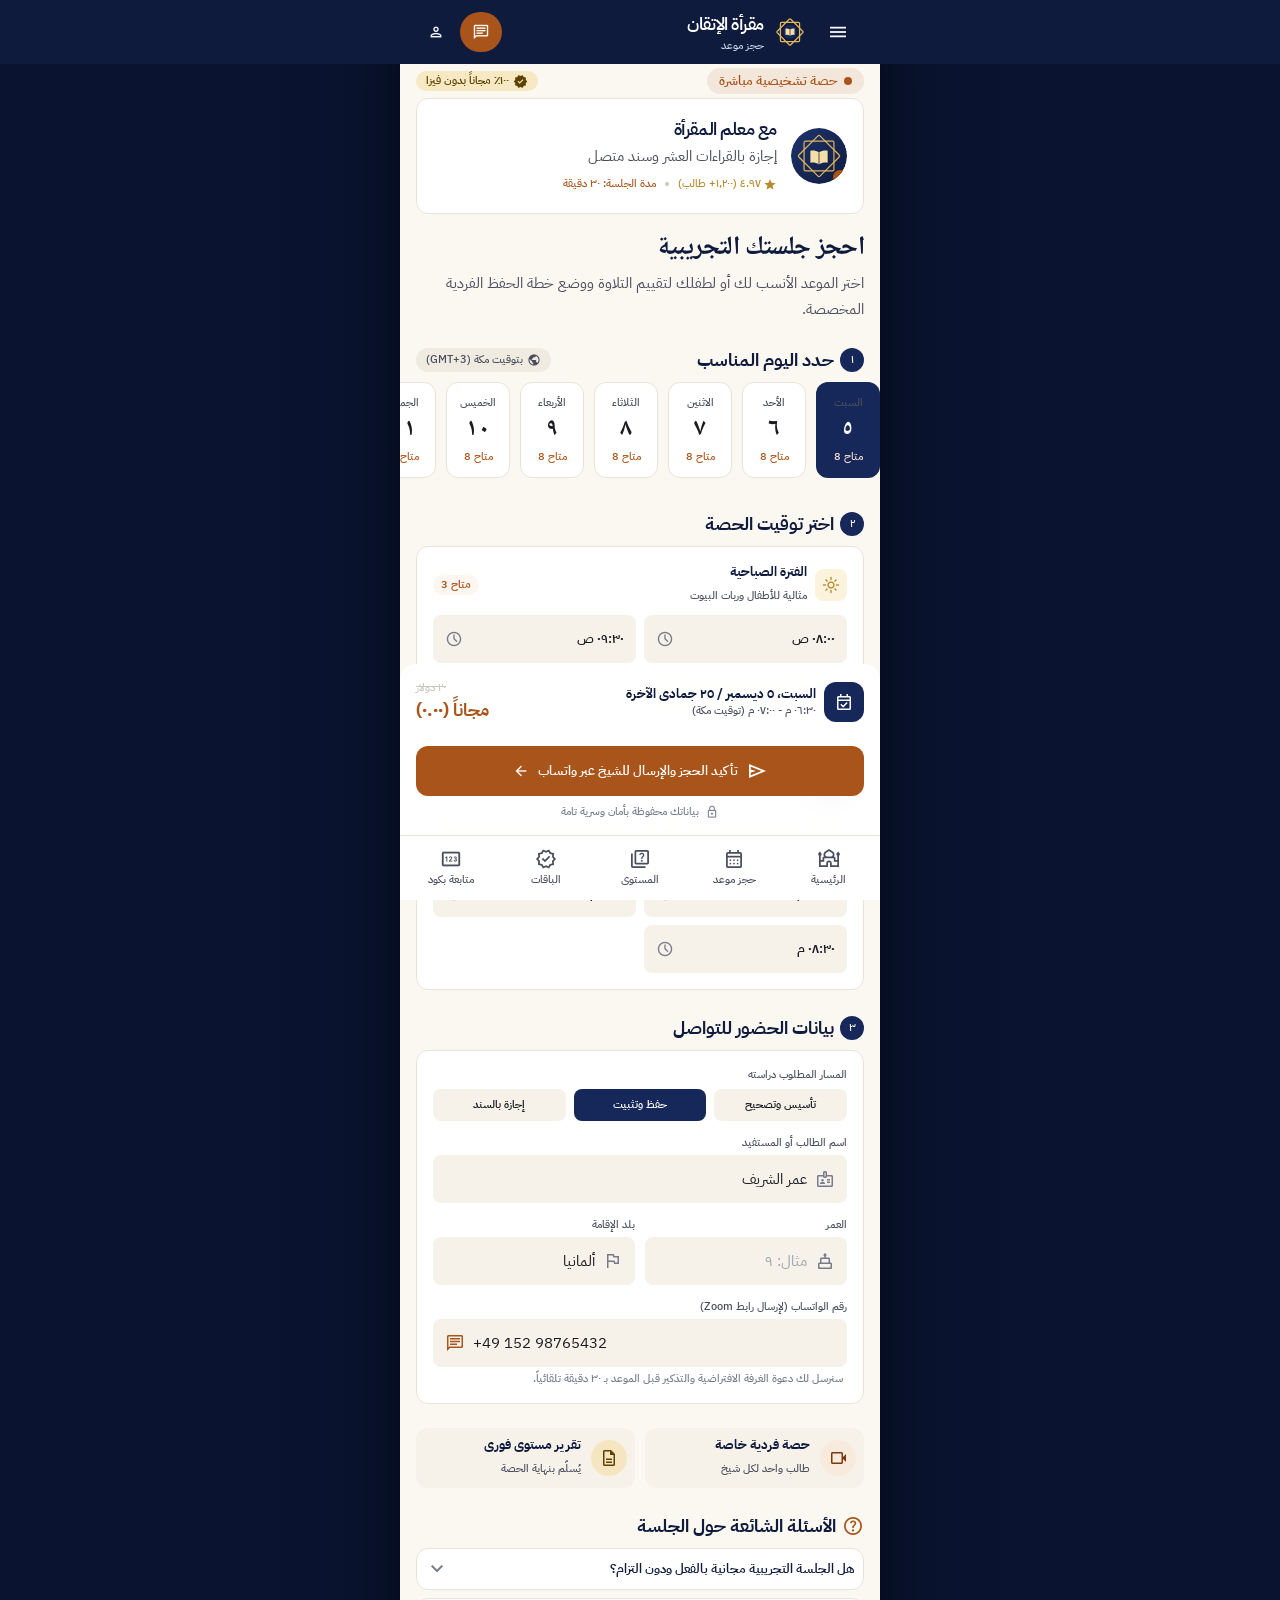
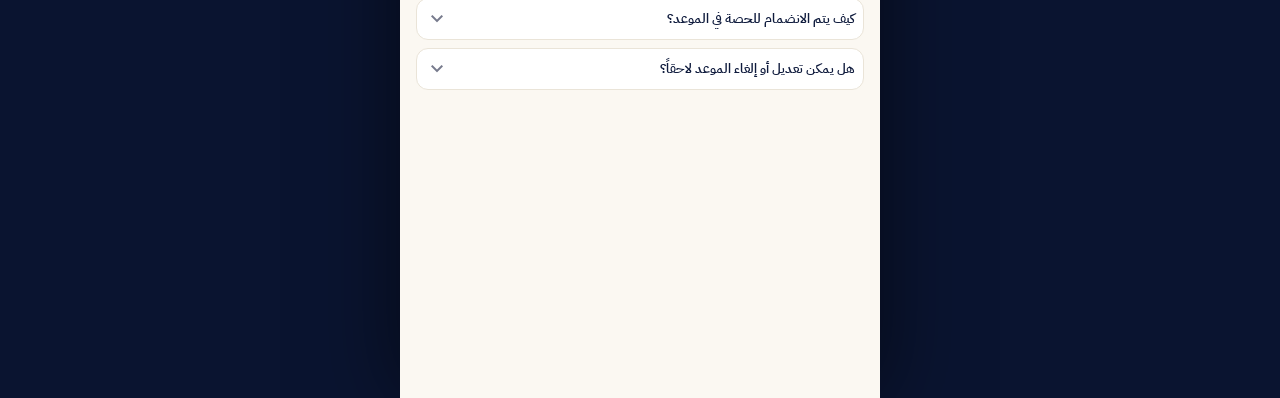
<file: booking.html>
<!DOCTYPE html><html dir="rtl" lang="ar"><head><meta charset="utf-8"><link rel="icon" type="image/svg+xml" href="assets/img/logo.svg"><meta name="color-scheme" content="light"><meta content="width=device-width, initial-scale=1.0, maximum-scale=1.0, user-scalable=no, viewport-fit=cover" name="viewport"><meta content="mobile_tab" name="shell-type"><link href="https://fonts.googleapis.com/css2?family=Material+Symbols+Outlined:opsz,wght,FILL,GRAD@20..48,100..700,0..1,-50..200" rel="stylesheet"><link href="https://fonts.googleapis.com/css2?family=IBM+Plex+Sans+Arabic:wght@400;500;600;700&amp;family=Noto+Naskh+Arabic:wght@500;600;700&amp;display=swap" rel="stylesheet">
<link href="https://fonts.googleapis.com/css2?family=Material+Symbols+Outlined:wght,FILL@100..700,0..1&amp;display=swap" rel="stylesheet"><style>@layer base{html,body{width:100vw;margin:0;padding:0;background-color:#FBF8F2;}body{overscroll-behavior:none;-webkit-tap-highlight-color:transparent;}.pb-safe{padding-bottom:env(safe-area-inset-bottom,0px);}.pt-safe{padding-top:env(safe-area-inset-top,0px);}main>:first-child{margin-top:0!important;}main>:last-child{margin-bottom:0!important;}}::-webkit-scrollbar{display:none;}</style><link href="assets/tailwind.css" rel="stylesheet"/><link rel="stylesheet" href="assets/theme.css"></head><body class="bg-surface font-body-md text-body-md text-on-surface flex flex-col min-h-screen selection:bg-secondary-fixed"><header class="fixed top-0 inset-x-0 z-50 bg-surface/85 backdrop-blur-xl pt-safe shadow-[0_4px_20px_rgba(15,27,61,0.03)]"><div class="h-16 px-gutter flex items-center justify-between gap-space-sm"><div class="flex items-center gap-space-sm min-w-0"><button onclick="document.getElementById('topMenu').classList.toggle('hidden')" aria-label="القائمة الرئيسية" class="w-11 h-11 flex items-center justify-center rounded-xl bg-surface-container-low text-primary hover:bg-surface-container transition-colors"><span class="material-symbols-outlined text-[22px]">menu</span></button><div class="flex items-center gap-2"><img src="assets/img/logo.svg" alt="" class="w-9 h-9 shrink-0"><div class="flex flex-col leading-tight"><span class="font-title-md text-title-md text-primary tracking-tight truncate">مقرأة الإتقان</span><span class="font-label-sm text-label-sm text-on-surface-variant truncate">حجز موعد</span></div></div></div><div class="flex items-center gap-space-sm"><a aria-label="احجز مجانا عبر واتساب" class="flex items-center gap-1.5 h-10 px-3 rounded-full bg-secondary text-on-secondary font-label-md text-label-md shadow-[0_4px_12px_rgba(169,84,26,0.2)] hover:bg-primary-container transition-colors" href="https://wa.me/201287654219" rel="noopener" target="_blank"><span class="material-symbols-outlined text-[18px]">chat</span><span class="hidden xs:inline">احجز مجاناً</span></a><div class="w-8 h-8 rounded-full bg-primary flex items-center justify-center"><span class="material-symbols-outlined text-on-primary text-[18px]">person</span></div></div></div><div id="topMenu" class="hidden"><div class="px-gutter py-2 flex flex-col text-[15px] font-bold text-primary bg-surface border-t border-surface-container"><a class="py-2 border-b border-surface-container" href="index.html">الرئيسية</a><a class="py-2 border-b border-surface-container text-secondary" href="booking.html">احجز موعد تجريبي</a><a class="py-2 border-b border-surface-container" href="level-test.html">اختبار المستوى</a><a class="py-2 border-b border-surface-container" href="payment.html">الباقات والاشتراكات</a><a class="py-2 border-b border-surface-container" href="student.html">متابعة الطالب بالكود</a><a class="py-2" href="library.html">المكتبة الصوتية والمدونة</a></div></div></header><main class="flex flex-col relative w-full pt-16 pb-24 bg-surface min-h-screen"><div class="flex flex-col w-full">
<!-- Subtle Islamic Geometry Ambient Header Layer -->
<div class="relative px-margin pb-space-sm pt-space-xs">
<!-- Breadcrumb / Trial Tag -->
<div class="flex items-center justify-between mb-space-xs">
<span class="inline-flex items-center gap-1.5 px-3 py-1 rounded-full bg-secondary/10 text-secondary font-label-md text-label-md">
<span class="w-2 h-2 rounded-full bg-secondary animate-pulse"></span>
        حصة تشخيصية مباشرة
      </span>
<span class="inline-flex items-center gap-1 text-on-tertiary-fixed-variant bg-tertiary-fixed/60 px-2.5 py-0.5 rounded-full font-label-sm text-label-sm font-semibold">
<span class="material-symbols-outlined text-[15px]" style="font-variation-settings: 'FILL' 1;">verified</span>
        ١٠٠٪ مجاناً بدون فيزا
      </span>
</div>
<!-- Instructor Teaser & Trust Card -->
<div class="bg-surface-container-lowest p-space-md rounded-xl shadow-[0_4px_24px_rgba(15,27,61,0.04)] mb-space-md">
<div class="flex items-center gap-3.5">
<div class="relative w-14 h-14 rounded-full overflow-hidden shadow-sm shrink-0 bg-surface-container-high">
<img class="w-full h-full object-cover" src="assets/img/ill-medallion.svg" alt="">
<div class="absolute bottom-0 right-0 w-3.5 h-3.5 bg-secondary rounded-full shadow-[0_0_0_2px_#ffffff]"></div>
</div>
<div class="flex flex-col min-w-0">
<h2 class="font-title-md text-title-md text-primary tracking-tight truncate">مع معلم المقرأة</h2>
<p class="font-body-md text-body-md text-on-surface-variant truncate">إجازة بالقراءات العشر وسند متصل</p>
<div class="flex items-center gap-2 mt-0.5">
<span class="inline-flex items-center gap-0.5 text-on-tertiary-container font-label-sm text-label-sm">
<span class="material-symbols-outlined text-[14px]" style="font-variation-settings: 'FILL' 1;">star</span>
              ٤.٩٧ (١,٢٠٠+ طالب)
            </span>
<span class="text-outline-variant font-label-sm">•</span>
<span class="font-label-sm text-label-sm text-secondary">مدة الجلسة: ٣٠ دقيقة</span>
</div>
</div>
</div>
</div>
<!-- Headline and intro -->
<div class="mb-space-md">
<h1 class="font-headline-lg-mobile text-headline-lg-mobile text-primary font-bold tracking-tight">احجز جلستك التجريبية</h1>
<p class="font-body-md text-body-md text-on-surface-variant mt-1">اختر الموعد الأنسب لك أو لطفلك لتقييم التلاوة ووضع خطة الحفظ الفردية المخصصة.</p>
</div>
</div>
<!-- Step 1: Horizontal Calendar Strip -->
<div class="mb-space-lg">
<div class="flex items-center justify-between px-margin mb-space-sm">
<div class="flex items-center gap-1.5">
<span class="w-6 h-6 rounded-full bg-primary-container text-on-primary flex items-center justify-center font-label-sm text-label-sm">١</span>
<span class="font-title-md text-title-md text-primary font-bold">حدد اليوم المناسب</span>
</div>
<!-- Timezone Note -->
<button class="inline-flex items-center gap-1 font-label-sm text-label-sm text-on-surface-variant bg-surface-container px-2.5 py-1 rounded-full hover:bg-surface-container-high transition-colors">
<span class="material-symbols-outlined text-[14px]">public</span>
<span>بتوقيت مكة (GMT+3)</span>
</button>
</div>
<!-- Horizontal Scroll Dates -->
<div class="flex gap-2.5 overflow-x-auto no-scrollbar px-margin pb-2 snap-x" id="datePickerStrip">
<!-- Day Item: Today (Selected) -->
<button class="date-chip shrink-0 snap-start flex flex-col items-center justify-center w-16 py-3 px-1 rounded-xl bg-primary-container text-on-primary shadow-[0_4px_16px_rgba(15,27,61,0.15)] transition-all" onclick="selectDate(this, 'السبت، ٢١ شعبان / ١ مارس')">
<span class="font-label-sm text-label-sm text-on-primary-container">السبت</span>
<span class="font-headline-md text-headline-md font-bold my-0.5">٠١</span>
<span class="font-label-sm text-label-sm text-secondary-fixed">متاح ٤</span>
</button>
<!-- Day Item -->
<button class="date-chip shrink-0 snap-start flex flex-col items-center justify-center w-16 py-3 px-1 rounded-xl bg-surface-container-lowest text-on-surface shadow-sm hover:bg-surface-container transition-all" onclick="selectDate(this, 'الأحد، ٢٢ شعبان / ٢ مارس')">
<span class="font-label-sm text-label-sm text-on-surface-variant">الأحد</span>
<span class="font-headline-md text-headline-md font-bold my-0.5">٠٢</span>
<span class="font-label-sm text-label-sm text-secondary">متاح ٦</span>
</button>
<!-- Day Item -->
<button class="date-chip shrink-0 snap-start flex flex-col items-center justify-center w-16 py-3 px-1 rounded-xl bg-surface-container-lowest text-on-surface shadow-sm hover:bg-surface-container transition-all" onclick="selectDate(this, 'الإثنين، ٢٣ شعبان / ٣ مارس')">
<span class="font-label-sm text-label-sm text-on-surface-variant">الإثنين</span>
<span class="font-headline-md text-headline-md font-bold my-0.5">٠٣</span>
<span class="font-label-sm text-label-sm text-secondary">متاح ٣</span>
</button>
<!-- Day Item: Busy/Sold Out -->
<button class="date-chip shrink-0 snap-start flex flex-col items-center justify-center w-16 py-3 px-1 rounded-xl bg-surface-container-high opacity-60 text-outline cursor-not-allowed" disabled="">
<span class="font-label-sm text-label-sm">الثلاثاء</span>
<span class="font-headline-md text-headline-md font-bold my-0.5">٠٤</span>
<span class="font-label-sm text-label-sm text-error">مكتمل</span>
</button>
<!-- Day Item -->
<button class="date-chip shrink-0 snap-start flex flex-col items-center justify-center w-16 py-3 px-1 rounded-xl bg-surface-container-lowest text-on-surface shadow-sm hover:bg-surface-container transition-all" onclick="selectDate(this, 'الأربعاء، ٢٥ شعبان / ٥ مارس')">
<span class="font-label-sm text-label-sm text-on-surface-variant">الأربعاء</span>
<span class="font-headline-md text-headline-md font-bold my-0.5">٠٥</span>
<span class="font-label-sm text-label-sm text-secondary">متاح ٥</span>
</button>
<!-- Day Item -->
<button class="date-chip shrink-0 snap-start flex flex-col items-center justify-center w-16 py-3 px-1 rounded-xl bg-surface-container-lowest text-on-surface shadow-sm hover:bg-surface-container transition-all" onclick="selectDate(this, 'الخميس، ٢٦ شعبان / ٦ مارس')">
<span class="font-label-sm text-label-sm text-on-surface-variant">الخميس</span>
<span class="font-headline-md text-headline-md font-bold my-0.5">٠٦</span>
<span class="font-label-sm text-label-sm text-secondary">متاح ٢</span>
</button>
</div>
</div>
<!-- Step 2: Time Slots Division (Morning vs Evening) -->
<div class="px-margin mb-space-lg">
<div class="flex items-center gap-1.5 mb-space-sm">
<span class="w-6 h-6 rounded-full bg-primary-container text-on-primary flex items-center justify-center font-label-sm text-label-sm">٢</span>
<span class="font-title-md text-title-md text-primary font-bold">اختر توقيت الحصة</span>
</div>
<!-- Morning Slots Section -->
<div class="bg-surface-container-lowest p-space-md rounded-xl shadow-sm mb-space-sm">
<div class="flex items-center justify-between mb-space-sm">
<div class="flex items-center gap-2">
<span class="w-8 h-8 rounded-lg bg-tertiary-fixed/40 text-on-tertiary-container flex items-center justify-center">
<span class="material-symbols-outlined text-[18px]">light_mode</span>
</span>
<div>
<h3 class="font-label-md text-label-md text-primary font-bold">الفترة الصباحية</h3>
<span class="font-label-sm text-label-sm text-on-surface-variant">مثالية للأطفال وربات البيوت</span>
</div>
</div>
<span class="font-label-sm text-label-sm text-secondary bg-secondary-fixed/30 px-2 py-0.5 rounded-full font-semibold">متاح مقعدان</span>
</div>
<div class="grid grid-cols-2 gap-2" id="morningSlots">
<button class="slot-chip h-12 flex items-center justify-between px-3 rounded-lg bg-surface-container-low text-on-surface font-label-md text-label-md transition-all active:scale-[0.98]" onclick="selectSlot(this, '١٠:٠٠ ص - ١٠:٣٠ ص')">
<span class="font-semibold">١٠:٠٠ صباحاً</span>
<span class="material-symbols-outlined text-[18px] text-outline">schedule</span>
</button>
<button class="slot-chip h-12 flex items-center justify-between px-3 rounded-lg bg-surface-container-low text-on-surface font-label-md text-label-md transition-all active:scale-[0.98]" onclick="selectSlot(this, '١١:٣٠ ص - ١٢:٠٠ م')">
<span class="font-semibold">١١:٣٠ صباحاً</span>
<span class="material-symbols-outlined text-[18px] text-outline">schedule</span>
</button>
</div>
</div>
<!-- Evening Slots Section -->
<div class="bg-surface-container-lowest p-space-md rounded-xl shadow-sm">
<div class="flex items-center justify-between mb-space-sm">
<div class="flex items-center gap-2">
<span class="w-8 h-8 rounded-lg bg-primary-container text-on-primary-container flex items-center justify-center">
<span class="material-symbols-outlined text-[18px]">nights_stay</span>
</span>
<div>
<h3 class="font-label-md text-label-md text-primary font-bold">الفترة المسائية</h3>
<span class="font-label-sm text-label-sm text-on-surface-variant">تناسب الموظفين ومغتربي أوروبا وأمريكا</span>
</div>
</div>
<span class="font-label-sm text-label-sm text-secondary bg-secondary-fixed/30 px-2 py-0.5 rounded-full font-semibold">متاح مقعدان</span>
</div>
<div class="grid grid-cols-2 gap-2" id="eveningSlots">
<!-- Selected Slot Default -->
<button class="slot-chip h-12 flex items-center justify-between px-3 rounded-lg bg-primary-container text-on-primary font-label-md text-label-md shadow-sm transition-all active:scale-[0.98]" onclick="selectSlot(this, '٠٦:٣٠ م - ٠٧:٠٠ م')">
<span class="font-semibold">٠٦:٣٠ مساءً</span>
<span class="material-symbols-outlined text-[18px] text-secondary-fixed" style="font-variation-settings: 'FILL' 1;">check_circle</span>
</button>
<button class="slot-chip h-12 flex items-center justify-between px-3 rounded-lg bg-surface-container-low text-on-surface font-label-md text-label-md transition-all active:scale-[0.98]" onclick="selectSlot(this, '٠٨:٠٠ م - ٠٨:٣٠ م')">
<span class="font-semibold">٠٨:٠٠ مساءً</span>
<span class="material-symbols-outlined text-[18px] text-outline">schedule</span>
</button>
</div>
</div>
</div>
<!-- Step 3: Minimal Student Information Form -->
<div class="px-margin mb-space-lg">
<div class="flex items-center gap-1.5 mb-space-sm">
<span class="w-6 h-6 rounded-full bg-primary-container text-on-primary flex items-center justify-center font-label-sm text-label-sm">٣</span>
<span class="font-title-md text-title-md text-primary font-bold">بيانات الحضور للتواصل</span>
</div>
<div class="bg-surface-container-lowest p-space-md rounded-xl shadow-sm space-y-3.5">
<!-- Target Program Selection Pills -->
<div>
<label class="block font-label-sm text-label-sm text-on-surface-variant mb-1.5">المسار المطلوب دراسته</label>
<div class="grid grid-cols-3 gap-2" id="programSelector">
<button class="prog-chip py-2 px-1 text-center rounded-lg bg-surface-container-low font-label-sm text-label-sm text-on-surface font-semibold transition-all" onclick="selectProgram(this, 'تأسيس وتصحيح')" type="button">
            تأسيس وتصحيح
          </button>
<button class="prog-chip py-2 px-1 text-center rounded-lg bg-primary-container text-on-primary font-label-sm text-label-sm font-semibold transition-all" onclick="selectProgram(this, 'حفظ وتثبيت')" type="button">
            حفظ وتثبيت
          </button>
<button class="prog-chip py-2 px-1 text-center rounded-lg bg-surface-container-low font-label-sm text-label-sm text-on-surface font-semibold transition-all" onclick="selectProgram(this, 'إجازة بالسند')" type="button">
            إجازة بالسند
          </button>
</div>
</div>
<!-- Student Name -->
<div>
<label class="block font-label-sm text-label-sm text-on-surface-variant mb-1" for="studentName">اسم الطالب أو المستفيد</label>
<div class="relative flex items-center">
<span class="material-symbols-outlined absolute right-3 text-outline text-[20px] pointer-events-none">badge</span>
<input class="w-full h-12 pr-10 pl-3 rounded-lg bg-surface-container-low text-on-surface font-body-md text-body-md focus:bg-surface-container-lowest focus:outline-none transition-all placeholder:text-outline-variant" id="studentName" placeholder="مثال: يوسف إبراهيم (أو اسم الطفل)" type="text" value="عمر الشريف">
</div>
</div>
<!-- Age & Category Split -->
<div class="grid grid-cols-2 gap-2.5">
<div>
<label class="block font-label-sm text-label-sm text-on-surface-variant mb-1" for="studentAge">العمر</label>
<div class="relative flex items-center">
<span class="material-symbols-outlined absolute right-3 text-outline text-[20px] pointer-events-none">cake</span>
<input class="w-full h-12 pr-10 pl-3 rounded-lg bg-surface-container-low text-on-surface font-body-md text-body-md focus:bg-surface-container-lowest focus:outline-none transition-all" id="studentAge" placeholder="مثال: ٩" type="number" value="١٠">
</div>
</div>
<div>
<label class="block font-label-sm text-label-sm text-on-surface-variant mb-1" for="studentCountry">بلد الإقامة</label>
<div class="relative flex items-center">
<span class="material-symbols-outlined absolute right-3 text-outline text-[20px] pointer-events-none">flag</span>
<input class="w-full h-12 pr-10 pl-3 rounded-lg bg-surface-container-low text-on-surface font-body-md text-body-md focus:bg-surface-container-lowest focus:outline-none transition-all" id="studentCountry" placeholder="مثال: بريطانيا" type="text" value="ألمانيا">
</div>
</div>
</div>
<!-- WhatsApp Number -->
<div>
<label class="block font-label-sm text-label-sm text-on-surface-variant mb-1" for="studentPhone">رقم الواتساب (لإرسال رابط Zoom)</label>
<div class="relative flex items-center" dir="ltr">
<input class="w-full h-12 pl-10 pr-3 rounded-lg bg-surface-container-low text-on-surface font-body-md text-body-md focus:bg-surface-container-lowest focus:outline-none transition-all text-left" id="studentPhone" placeholder="+44 7123 456789" type="tel" value="+49 152 98765432">
<span class="material-symbols-outlined absolute left-3 text-secondary text-[20px] pointer-events-none">chat</span>
</div>
<p class="font-label-sm text-label-sm text-outline mt-1 pr-1">سنرسل لك دعوة الغرفة الافتراضية والتذكير قبل الموعد بـ ٣٠ دقيقة تلقائياً.</p>
</div>
</div>
</div>
<!-- Trust Features Grid -->
<div class="px-margin mb-space-lg">
<div class="grid grid-cols-2 gap-2.5">
<div class="bg-surface-container-low p-space-sm rounded-xl flex items-center gap-2.5">
<span class="w-9 h-9 rounded-full bg-secondary-fixed/50 text-on-secondary-fixed-variant flex items-center justify-center shrink-0">
<span class="material-symbols-outlined text-[20px]">videocam</span>
</span>
<div class="min-w-0">
<span class="font-label-md text-label-md text-primary font-bold block truncate">حصة فردية خاصة</span>
<span class="font-label-sm text-label-sm text-on-surface-variant">طالب واحد لكل شيخ</span>
</div>
</div>
<div class="bg-surface-container-low p-space-sm rounded-xl flex items-center gap-2.5">
<span class="w-9 h-9 rounded-full bg-tertiary-fixed/60 text-on-tertiary-fixed-variant flex items-center justify-center shrink-0">
<span class="material-symbols-outlined text-[20px]">description</span>
</span>
<div class="min-w-0">
<span class="font-label-md text-label-md text-primary font-bold block truncate">تقرير مستوى فوري</span>
<span class="font-label-sm text-label-sm text-on-surface-variant">يُسلّم بنهاية الحصة</span>
</div>
</div>
</div>
</div>
<!-- FAQ Accordion Section -->
<div class="px-margin mb-space-xl">
<div class="flex items-center gap-1.5 mb-space-sm">
<span class="material-symbols-outlined text-secondary text-[22px]">help</span>
<h2 class="font-title-md text-title-md text-primary font-bold">الأسئلة الشائعة حول الجلسة</h2>
</div>
<div class="space-y-2">
<!-- FAQ 1 -->
<div class="bg-surface-container-lowest rounded-xl p-space-sm shadow-sm">
<button class="w-full flex items-center justify-between text-right" onclick="toggleFaq(this)">
<span class="font-label-md text-label-md text-primary font-semibold">هل الجلسة التجريبية مجانية بالفعل ودون التزام؟</span>
<span class="material-symbols-outlined text-outline transition-transform duration-200">expand_more</span>
</button>
<div class="hidden pt-2 mt-1 text-on-surface-variant font-body-md text-body-md leading-relaxed">
          نعم، الحصة الأولى ومدتها ٣٠ دقيقة مجانية تماماً ولا تتطلب إدخال أي بطاقة دفع. الهدف منها قياس مستوى مخارج الحروف، التجويد، والحفظ لتحديد البرنامج الأنسب لكم.
        </div>
</div>
<!-- FAQ 2 -->
<div class="bg-surface-container-lowest rounded-xl p-space-sm shadow-sm">
<button class="w-full flex items-center justify-between text-right" onclick="toggleFaq(this)">
<span class="font-label-md text-label-md text-primary font-semibold">كيف يتم الانضمام للحصة في الموعد؟</span>
<span class="material-symbols-outlined text-outline transition-transform duration-200">expand_more</span>
</button>
<div class="hidden pt-2 mt-1 text-on-surface-variant font-body-md text-body-md leading-relaxed">
          فور تأكيد الحجز، يُرسل رابط مباشر لغرفة زوم (Zoom) عبر الواتساب، كما يُرسل تذكير صوتي قبل الحصة بـ ٣٠ دقيقة لضمان جاهزية الطالب والمصحف الشريف.
        </div>
</div>
<!-- FAQ 3 -->
<div class="bg-surface-container-lowest rounded-xl p-space-sm shadow-sm">
<button class="w-full flex items-center justify-between text-right" onclick="toggleFaq(this)">
<span class="font-label-md text-label-md text-primary font-semibold">هل يمكن تعديل أو إلغاء الموعد لاحقاً؟</span>
<span class="material-symbols-outlined text-outline transition-transform duration-200">expand_more</span>
</button>
<div class="hidden pt-2 mt-1 text-on-surface-variant font-body-md text-body-md leading-relaxed">
          بكل تأكيد، يمكنك مراسلتنا عبر الواتساب في أي وقت قبل الموعد بساعتين لاختيار توقيت بديل يناسب جدولكم وظروفكم العائلية.
        </div>
</div>
</div>
</div>
<!-- Sticky Bottom Booking Summary Card -->
<div class="sticky bottom-16 inset-x-0 z-40 bg-surface-container-lowest/95 backdrop-blur-md p-margin rounded-t-2xl shadow-[0_-8px_30px_rgba(15,27,61,0.08)]">
<!-- Selected Booking Summary Badges -->
<div class="flex items-center justify-between mb-3 pb-2.5">
<div class="flex items-center gap-2">
<div class="w-10 h-10 rounded-xl bg-primary-container text-on-primary flex items-center justify-center">
<span class="material-symbols-outlined text-[20px]">event_available</span>
</div>
<div class="flex flex-col min-w-0">
<span class="font-label-md text-label-md text-primary font-bold truncate" id="summaryDate">السبت، ٢١ شعبان</span>
<span class="font-label-sm text-label-sm text-on-surface-variant" id="summaryTime">٠٦:٣٠ م - ٠٧:٠٠ م (توقيت مكة)</span>
</div>
</div>
<div class="text-left flex flex-col items-end">
<span class="font-label-sm text-label-sm text-outline-variant line-through">٢٠ دولار</span>
<span class="font-title-md text-title-md text-secondary font-bold">مجاناً (٠.٠٠)</span>
</div>
</div>
<!-- Confirm WhatsApp CTA Button -->
<button class="w-full h-13 py-3.5 px-4 rounded-xl bg-secondary text-on-secondary font-label-md text-label-md flex items-center justify-center gap-2 shadow-[0_6px_20px_rgba(169,84,26,0.3)] hover:bg-primary-container active:scale-[0.99] transition-all" onclick="confirmBooking()">
<span class="material-symbols-outlined text-[22px]">send</span>
<span>تأكيد الحجز والإرسال للشيخ عبر واتساب</span>
<span class="material-symbols-outlined text-[18px]">arrow_back</span>
</button>
<div class="flex items-center justify-center gap-1.5 mt-2 text-outline font-label-sm text-label-sm">
<span class="material-symbols-outlined text-[14px]">lock</span>
<span>بياناتك محفوظة بأمان وسرية تامة</span>
</div>
</div>
<!-- Toast Notification Feedback (Client interaction) -->
<div class="fixed top-20 left-1/2 -translate-x-1/2 z-50 bg-primary-container text-on-primary px-4 py-2.5 rounded-full shadow-xl flex items-center gap-2 transition-all opacity-0 pointer-events-none transform -translate-y-2" id="bookingToast">
<span class="material-symbols-outlined text-secondary-fixed text-[18px]">task_alt</span>
<span class="font-label-md text-label-md">جاري تحويلك لواتساب فضيلة الشيخ...</span>
</div>
</div>
<script>
  let selectedDateString = 'السبت، ٢١ شعبان';
  let selectedTimeString = '٠٦:٣٠ م - ٠٧:٠٠ م';
  let selectedProgramName = 'حفظ وتثبيت';

  function selectDate(element, dateStr) {
    document.querySelectorAll('.date-chip').forEach(btn => {
      if (!btn.disabled) {
        btn.classList.remove('bg-primary-container', 'text-on-primary', 'shadow-[0_4px_16px_rgba(15,27,61,0.15)]');
        btn.classList.add('bg-surface-container-lowest', 'text-on-surface');
        const countSpan = btn.querySelector('.text-secondary-fixed');
        if (countSpan) {
          countSpan.classList.remove('text-secondary-fixed');
          countSpan.classList.add('text-secondary');
        }
      }
    });

    element.classList.remove('bg-surface-container-lowest', 'text-on-surface');
    element.classList.add('bg-primary-container', 'text-on-primary', 'shadow-[0_4px_16px_rgba(15,27,61,0.15)]');
    
    const countSpan = element.querySelector('.text-secondary');
    if (countSpan) {
      countSpan.classList.remove('text-secondary');
      countSpan.classList.add('text-secondary-fixed');
    }

    selectedDateString = dateStr;
    const summaryDateEl = document.getElementById('summaryDate');
    if (summaryDateEl) summaryDateEl.innerText = dateStr;
  }

  function selectSlot(element, slotStr) {
    document.querySelectorAll('.slot-chip').forEach(btn => {
      btn.classList.remove('bg-primary-container', 'text-on-primary', 'shadow-sm');
      btn.classList.add('bg-surface-container-low', 'text-on-surface');
      const icon = btn.querySelector('.material-symbols-outlined');
      if (icon) {
        icon.innerText = 'schedule';
        icon.classList.remove('text-secondary-fixed');
        icon.classList.add('text-outline');
        icon.style.fontVariationSettings = "'FILL' 0";
      }
    });

    element.classList.remove('bg-surface-container-low', 'text-on-surface');
    element.classList.add('bg-primary-container', 'text-on-primary', 'shadow-sm');
    
    const icon = element.querySelector('.material-symbols-outlined');
    if (icon) {
      icon.innerText = 'check_circle';
      icon.classList.remove('text-outline');
      icon.classList.add('text-secondary-fixed');
      icon.style.fontVariationSettings = "'FILL' 1";
    }

    selectedTimeString = slotStr;
    const summaryTimeEl = document.getElementById('summaryTime');
    if (summaryTimeEl) summaryTimeEl.innerText = slotStr + ' (توقيت مكة)';
  }

  function selectProgram(element, progName) {
    document.querySelectorAll('.prog-chip').forEach(btn => {
      btn.classList.remove('bg-primary-container', 'text-on-primary');
      btn.classList.add('bg-surface-container-low', 'text-on-surface');
    });

    element.classList.remove('bg-surface-container-low', 'text-on-surface');
    element.classList.add('bg-primary-container', 'text-on-primary');
    selectedProgramName = progName;
  }

  function toggleFaq(btn) {
    const content = btn.nextElementSibling;
    const icon = btn.querySelector('.material-symbols-outlined');
    const isHidden = content.classList.contains('hidden');
    
    if (isHidden) {
      content.classList.remove('hidden');
      icon.classList.add('rotate-180');
    } else {
      content.classList.add('hidden');
      icon.classList.remove('rotate-180');
    }
  }
</script></main><nav class="fixed bottom-0 inset-x-0 z-50 pb-safe bg-surface/90 backdrop-blur-xl shadow-[0_-4px_20px_rgba(15,27,61,0.05)]" data-active-classes="text-secondary font-bold"><div class="flex justify-around items-center h-16 px-space-xs"><a class="flex flex-col items-center justify-center w-14 h-14 text-on-surface-variant transition-colors group" data-path="al-raisiya" href="index.html"><span class="material-symbols-outlined text-[22px] mb-0.5">mosque</span><span class="font-label-sm text-label-sm">الرئيسية</span></a><a class="flex flex-col items-center justify-center w-14 h-14 text-on-surface-variant transition-colors group" data-path="hajz-maw-id" href="booking.html"><span class="material-symbols-outlined text-[22px] mb-0.5">calendar_month</span><span class="font-label-sm text-label-sm">حجز موعد</span></a><a class="flex flex-col items-center justify-center w-14 h-14 text-on-surface-variant transition-colors group" data-path="ikhtibar-al-mustawa" href="level-test.html"><span class="material-symbols-outlined text-[22px] mb-0.5">quiz</span><span class="font-label-sm text-label-sm">المستوى</span></a><a class="flex flex-col items-center justify-center w-14 h-14 text-on-surface-variant transition-colors group" data-path="baqat-al-as-ar" href="payment.html"><span class="material-symbols-outlined text-[22px] mb-0.5">verified</span><span class="font-label-sm text-label-sm">الباقات</span></a><a class="flex flex-col items-center justify-center w-14 h-14 text-on-surface-variant transition-colors group" data-path="mutaba-a-bikud" href="student.html"><span class="material-symbols-outlined text-[22px] mb-0.5">pin</span><span class="font-label-sm text-label-sm">متابعة بكود</span></a></div></nav><script>
/* Real booking engine - Noor Etqan */
var RT_DEF=['08:00','09:30','11:00','14:00','16:00','17:30','19:00','20:30'];
var RT_DAYS=['الأحد','الاثنين','الثلاثاء','الأربعاء','الخميس','الجمعة','السبت'];
window._selISO='';window._selTime='';
function rtStore(){try{return JSON.parse(localStorage.getItem('itqan_slots_v1')||'{}')}catch(e){return{}}}
function rtSave(s){try{localStorage.setItem('itqan_slots_v1',JSON.stringify(s))}catch(e){}}
function rtDay(iso){var st=rtStore();if(!st[iso]){st[iso]=RT_DEF.map(function(t){return{t:t,st:'open'}});rtSave(st)}return st[iso]}
function rtFmt(t){try{return new Date('2000-01-01T'+t+':00').toLocaleTimeString('ar-EG',{hour:'2-digit',minute:'2-digit'})}catch(e){return t}}
function rtEnd(t){try{var d=new Date('2000-01-01T'+t+':00');d.setMinutes(d.getMinutes()+30);return d.toLocaleTimeString('ar-EG',{hour:'2-digit',minute:'2-digit'})}catch(e){return t}}
function rtHijri(d){try{return new Intl.DateTimeFormat('ar-SA-islamic',{day:'numeric',month:'long'}).format(d)}catch(e){return''}}
function rtRenderDates(){
  var strip=document.getElementById('datePickerStrip');if(!strip)return;
  strip.innerHTML='';
  var today=new Date();today.setHours(0,0,0,0);var first=null;
  for(var k=0;k<14;k++){
    var d=new Date(today);d.setDate(d.getDate()+k);
    var iso=d.getFullYear()+'-'+String(d.getMonth()+1).padStart(2,'0')+'-'+String(d.getDate()).padStart(2,'0');
    var open=rtDay(iso).filter(function(s){return s.st==='open'}).length;
    var dn=RT_DAYS[d.getDay()];
    var num=d.toLocaleDateString('ar-EG',{day:'numeric'});
    var label=dn+'، '+d.toLocaleDateString('ar-EG',{day:'numeric',month:'long'})+' / '+rtHijri(d);
    var b=document.createElement('button');
    if(open>0){
      b.className='date-chip shrink-0 snap-start flex flex-col items-center justify-center w-16 py-3 px-1 rounded-xl bg-surface-container-lowest text-on-surface shadow-sm hover:bg-surface-container transition-all';
      b.setAttribute('onclick',"window._selISO='"+iso+"';selectDate(this,'"+label+"');rtRenderSlots('"+iso+"')");
      b.innerHTML='<span class="font-label-sm text-label-sm text-on-surface-variant">'+dn+'</span><span class="font-headline-md text-headline-md font-bold my-0.5">'+num+'</span><span class="font-label-sm text-label-sm text-secondary">متاح '+open+'</span>';
      if(!first)first=b;
    }else{
      b.className='date-chip shrink-0 snap-start flex flex-col items-center justify-center w-16 py-3 px-1 rounded-xl bg-surface-container-high opacity-60 text-outline cursor-not-allowed';
      b.disabled=true;
      b.innerHTML='<span class="font-label-sm text-label-sm">'+dn+'</span><span class="font-headline-md text-headline-md font-bold my-0.5">'+num+'</span><span class="font-label-sm text-label-sm text-error">مكتمل</span>';
    }
    strip.appendChild(b);
  }
  if(first)first.click();
}
function rtChip(t,range){
  return '<button class="slot-chip h-12 flex items-center justify-between px-3 rounded-lg bg-surface-container-low text-on-surface font-label-md text-label-md transition-all active:scale-[0.98]" onclick="window._selTime=\''+t+'\';selectSlot(this,\''+range+'\')"><span class="font-semibold">'+rtFmt(t)+'</span><span class="material-symbols-outlined text-[18px] text-outline">schedule</span></button>';
}
function rtBadge(gridId,n){
  var g=document.getElementById(gridId);if(!g||!g.parentElement)return;
  var spans=g.parentElement.querySelectorAll('span');
  for(var i=0;i<spans.length;i++){var tx=spans[i].textContent;if(tx.indexOf('متاح')===0||tx.indexOf('مقعد')>-1){spans[i].textContent=n>0?('متاح '+n):'مكتمل';break}}
}
function rtRenderSlots(iso){
  var m=document.getElementById('morningSlots'),e=document.getElementById('eveningSlots');
  if(!m||!e)return;
  var open=rtDay(iso).filter(function(s){return s.st==='open'});
  var mo=open.filter(function(s){return parseInt(s.t.split(':')[0],10)<12});
  var ev=open.filter(function(s){return parseInt(s.t.split(':')[0],10)>=12});
  m.innerHTML=mo.length?mo.map(function(s){return rtChip(s.t,rtFmt(s.t)+' - '+rtEnd(s.t))}).join(''):'<p class="text-[12px] text-gray-400 col-span-2 text-center py-2">لا توجد مواعيد صباحية</p>';
  e.innerHTML=ev.length?ev.map(function(s){return rtChip(s.t,rtFmt(s.t)+' - '+rtEnd(s.t))}).join(''):'<p class="text-[12px] text-gray-400 col-span-2 text-center py-2">لا توجد مواعيد مسائية</p>';
  rtBadge('morningSlots',mo.length);rtBadge('eveningSlots',ev.length);
  window._selTime='';
}
function confirmBooking(){
  var iso=window._selISO||'',tm=window._selTime||'';
  var nEl=document.getElementById('studentName'),pEl=document.getElementById('studentPhone');
  var nm=nEl?nEl.value.trim():'',ph=pEl?pEl.value.trim():'';
  var age=document.getElementById('studentAge')?document.getElementById('studentAge').value.trim():'';
  var country=document.getElementById('studentCountry')?document.getElementById('studentCountry').value.trim():'';
  if(!iso||!tm){alert('يرجى اختيار اليوم والوقت أولا');return}
  if(nm.length<2){alert('يرجى إدخال الاسم');if(nEl)nEl.focus();return}
  if(ph.replace(/\D/g,'').length<8){alert('يرجى إدخال رقم واتساب صحيح');if(pEl)pEl.focus();return}
  var st=rtStore(),found=null;
  (st[iso]||[]).forEach(function(s){if(s.t===tm&&s.st==='open')found=s});
  if(!found){alert('هذا الموعد تم حجزه. يرجى اختيار موعد آخر');rtRenderSlots(iso);return}
  found.st='booked';rtSave(st);
  try{
    var arr=JSON.parse(localStorage.getItem('itqan_books_v1')||'[]');
    arr.push({name:nm,phone:ph,age:age,country:country,prog:(typeof selectedProgramName!=='undefined'?selectedProgramName:''),date:iso,time:tm,at:new Date().toISOString()});
    localStorage.setItem('itqan_books_v1',JSON.stringify(arr));
  }catch(e){}
  var wa='201287654219';
  try{var w=(localStorage.getItem('itqan_wa')||'').replace(/\D/g,'');if(w.length>=8)wa=w}catch(e){}
  var msg='السلام عليكم فضيلة الشيخ، أود تأكيد حجز الجلسة:\n• الاسم: '+nm+'\n• الهاتف: '+ph+'\n• السن: '+(age||'-')+'\n• البلد: '+(country||'-')+'\n• المسار: '+((typeof selectedProgramName!=='undefined')?selectedProgramName:'')+'\n• الموعد: '+selectedDateString+' ('+selectedTimeString+')';
  var toast=document.getElementById('bookingToast');
  if(toast){toast.classList.remove('opacity-0','pointer-events-none','-translate-y-2');toast.classList.add('opacity-100','translate-y-0')}
  setTimeout(function(){
    window.open('https://wa.me/'+wa+'?text='+encodeURIComponent(msg),'_blank');
    if(toast)toast.classList.add('opacity-0','pointer-events-none','-translate-y-2');
    rtRenderSlots(iso);
  },900);
}
rtRenderDates();
</script>
<style>@media (min-width:560px){body{background:#0A1430!important}main{max-width:480px!important;margin-inline:auto!important;box-shadow:0 0 80px rgba(0,0,0,.55);min-height:100vh}header>div{max-width:480px!important;margin-inline:auto!important}nav.fixed.bottom-0{left:50%!important;right:auto!important;transform:translateX(-50%);width:100%;max-width:480px}}</style>
</body></html>
</file>
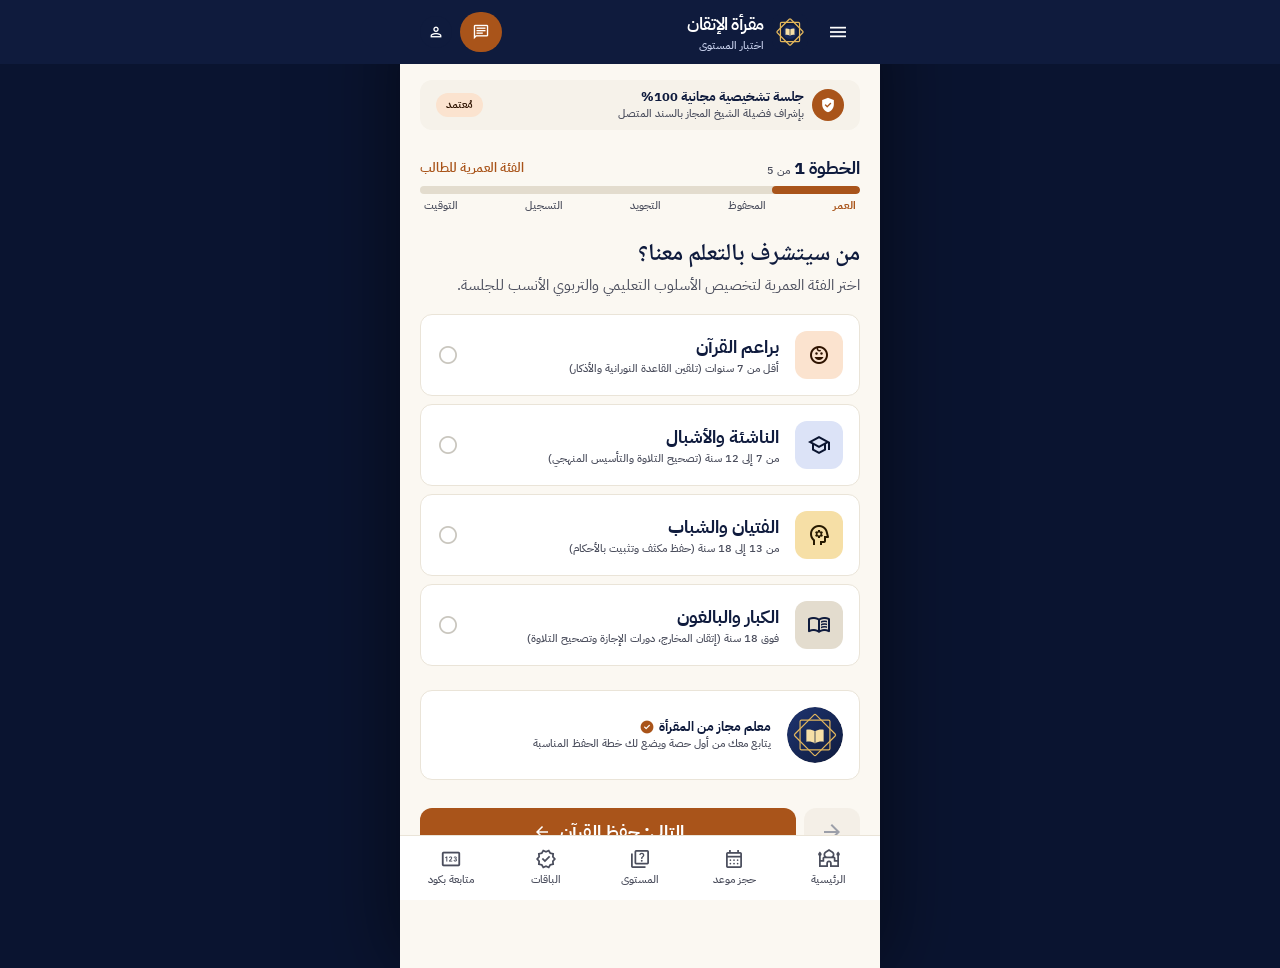
<file: level-test.html>
<!DOCTYPE html><html dir="rtl" lang="ar"><head><meta charset="utf-8"><link rel="icon" type="image/svg+xml" href="assets/img/logo.svg"><meta name="color-scheme" content="light"><meta content="width=device-width, initial-scale=1.0, maximum-scale=1.0, user-scalable=no, viewport-fit=cover" name="viewport"><meta content="mobile_tab" name="shell-type"><link href="https://fonts.googleapis.com/css2?family=Material+Symbols+Outlined:opsz,wght,FILL,GRAD@20..48,100..700,0..1,-50..200" rel="stylesheet"><link href="https://fonts.googleapis.com/css2?family=IBM+Plex+Sans+Arabic:wght@400;500;600;700&amp;family=Noto+Naskh+Arabic:wght@500;600;700&amp;display=swap" rel="stylesheet">
<link href="https://fonts.googleapis.com/css2?family=Material+Symbols+Outlined:wght,FILL@100..700,0..1&amp;display=swap" rel="stylesheet"><style>@layer base{html,body{width:100vw;margin:0;padding:0;background-color:#FBF8F2;}body{overscroll-behavior:none;-webkit-tap-highlight-color:transparent;}.pb-safe{padding-bottom:env(safe-area-inset-bottom,0px);}.pt-safe{padding-top:env(safe-area-inset-top,0px);}main>:first-child{margin-top:0!important;}main>:last-child{margin-bottom:0!important;}}::-webkit-scrollbar{display:none;}</style><link href="assets/tailwind.css" rel="stylesheet"/><link rel="stylesheet" href="assets/theme.css"></head><body class="bg-surface font-body-md text-body-md text-on-surface flex flex-col min-h-screen selection:bg-secondary-fixed"><header class="fixed top-0 inset-x-0 z-50 bg-surface/85 backdrop-blur-xl pt-safe shadow-[0_4px_20px_rgba(15,27,61,0.03)]"><div class="h-16 px-gutter flex items-center justify-between gap-space-sm"><div class="flex items-center gap-space-sm min-w-0"><button onclick="document.getElementById('topMenu').classList.toggle('hidden')" aria-label="القائمة الرئيسية" class="w-11 h-11 flex items-center justify-center rounded-xl bg-surface-container-low text-primary hover:bg-surface-container transition-colors"><span class="material-symbols-outlined text-[22px]">menu</span></button><div class="flex items-center gap-2"><img src="assets/img/logo.svg" alt="" class="w-9 h-9 shrink-0"><div class="flex flex-col leading-tight"><span class="font-title-md text-title-md text-primary tracking-tight truncate">مقرأة الإتقان</span><span class="font-label-sm text-label-sm text-on-surface-variant truncate">اختبار المستوى</span></div></div></div><div class="flex items-center gap-space-sm"><a aria-label="احجز مجانا عبر واتساب" class="flex items-center gap-1.5 h-10 px-3 rounded-full bg-secondary text-on-secondary font-label-md text-label-md shadow-[0_4px_12px_rgba(169,84,26,0.2)] hover:bg-primary-container transition-colors" href="https://wa.me/201287654219" rel="noopener" target="_blank"><span class="material-symbols-outlined text-[18px]">chat</span><span class="hidden xs:inline">احجز مجاناً</span></a><div class="w-8 h-8 rounded-full bg-primary flex items-center justify-center"><span class="material-symbols-outlined text-on-primary text-[18px]">person</span></div></div></div><div id="topMenu" class="hidden"><div class="px-gutter py-2 flex flex-col text-[15px] font-bold text-primary bg-surface border-t border-surface-container"><a class="py-2 border-b border-surface-container" href="index.html">الرئيسية</a><a class="py-2 border-b border-surface-container" href="booking.html">احجز موعد تجريبي</a><a class="py-2 border-b border-surface-container text-secondary" href="level-test.html">اختبار المستوى</a><a class="py-2 border-b border-surface-container" href="payment.html">الباقات والاشتراكات</a><a class="py-2 border-b border-surface-container" href="student.html">متابعة الطالب بالكود</a><a class="py-2" href="library.html">المكتبة الصوتية والمدونة</a></div></div></header><main class="flex flex-col relative w-full pt-16 pb-24 bg-surface min-h-screen"><div class="flex flex-col w-full px-gutter py-space-md gap-space-lg">
<!-- Free Trial & Sacred Trust Badge -->
<div class="flex items-center justify-between gap-space-sm bg-surface-container-low px-space-md py-space-sm rounded-xl shadow-sm">
<div class="flex items-center gap-space-sm min-w-0">
<div class="w-8 h-8 rounded-full bg-secondary flex items-center justify-center shrink-0">
<span class="material-symbols-outlined text-on-secondary text-[18px]" style="font-variation-settings: 'FILL' 1;">verified_user</span>
</div>
<div class="flex flex-col min-w-0">
<span class="font-label-md text-label-md text-primary font-bold truncate">جلسة تشخيصية مجانية 100%</span>
<span class="font-label-sm text-label-sm text-on-surface-variant truncate">بإشراف فضيلة الشيخ المجاز بالسند المتصل</span>
</div>
</div>
<span class="shrink-0 px-2.5 py-1 rounded-full bg-secondary-fixed text-on-secondary-fixed font-label-sm text-label-sm font-semibold">
      مُعتمد
    </span>
</div>
<!-- Stepper Progress Header -->
<div class="flex flex-col gap-space-xs">
<div class="flex items-center justify-between text-on-surface">
<div class="flex items-baseline gap-1">
<span class="font-title-md text-title-md text-primary font-bold" id="step-counter">الخطوة 1</span>
<span class="font-label-sm text-label-sm text-on-surface-variant">من 5</span>
</div>
<span class="font-label-md text-label-md text-secondary font-semibold" id="step-title">الفئة العمرية للطالب</span>
</div>
<!-- Step Bar -->
<div class="w-full h-2 rounded-full bg-surface-container-highest overflow-hidden flex">
<div class="h-full bg-secondary rounded-full transition-all duration-300 ease-out w-1/5" id="progress-bar-fill"></div>
</div>
<div class="flex justify-between items-center px-1">
<span class="font-label-sm text-label-sm text-secondary font-bold">العمر</span>
<span class="font-label-sm text-label-sm text-on-surface-variant">المحفوظ</span>
<span class="font-label-sm text-label-sm text-on-surface-variant">التجويد</span>
<span class="font-label-sm text-label-sm text-on-surface-variant">التسجيل</span>
<span class="font-label-sm text-label-sm text-on-surface-variant">التوقيت</span>
</div>
</div>
<!-- Multi-step Screen Container -->
<div class="flex flex-col w-full relative">
<!-- STEP 1: Age Selection -->
<section class="quiz-step flex flex-col gap-space-md" id="quiz-step-1">
<div class="flex flex-col">
<h2 class="font-headline-md text-headline-md text-primary">من سيتشرف بالتعلم معنا؟</h2>
<p class="font-body-md text-body-md text-on-surface-variant">اختر الفئة العمرية لتخصيص الأسلوب التعليمي والتربوي الأنسب للجلسة.</p>
</div>
<div class="flex flex-col gap-space-sm">
<button class="quiz-option-btn group text-right flex items-center justify-between p-space-md rounded-xl bg-surface-container-lowest shadow-sm active:scale-[0.98] transition-all" onclick="selectOption(this, 1)" type="button">
<div class="flex items-center gap-space-md">
<div class="w-12 h-12 rounded-xl bg-secondary-fixed flex items-center justify-center text-on-secondary-fixed shrink-0">
<span class="material-symbols-outlined text-[24px]">child_care</span>
</div>
<div class="flex flex-col">
<span class="font-title-md text-title-md text-primary font-bold">براعم القرآن</span>
<span class="font-label-sm text-label-sm text-on-surface-variant">أقل من 7 سنوات (تلقين القاعدة النورانية والأذكار)</span>
</div>
</div>
<span class="material-symbols-outlined check-icon text-outline-variant text-[22px]">radio_button_unchecked</span>
</button>
<button class="quiz-option-btn group text-right flex items-center justify-between p-space-md rounded-xl bg-surface-container-lowest shadow-sm active:scale-[0.98] transition-all" onclick="selectOption(this, 1)" type="button">
<div class="flex items-center gap-space-md">
<div class="w-12 h-12 rounded-xl bg-primary-fixed flex items-center justify-center text-on-primary-fixed shrink-0">
<span class="material-symbols-outlined text-[24px]">school</span>
</div>
<div class="flex flex-col">
<span class="font-title-md text-title-md text-primary font-bold">الناشئة والأشبال</span>
<span class="font-label-sm text-label-sm text-on-surface-variant">من 7 إلى 12 سنة (تصحيح التلاوة والتأسيس المنهجي)</span>
</div>
</div>
<span class="material-symbols-outlined check-icon text-outline-variant text-[22px]">radio_button_unchecked</span>
</button>
<button class="quiz-option-btn group text-right flex items-center justify-between p-space-md rounded-xl bg-surface-container-lowest shadow-sm active:scale-[0.98] transition-all" onclick="selectOption(this, 1)" type="button">
<div class="flex items-center gap-space-md">
<div class="w-12 h-12 rounded-xl bg-tertiary-fixed flex items-center justify-center text-on-tertiary-fixed shrink-0">
<span class="material-symbols-outlined text-[24px]">psychology</span>
</div>
<div class="flex flex-col">
<span class="font-title-md text-title-md text-primary font-bold">الفتيان والشباب</span>
<span class="font-label-sm text-label-sm text-on-surface-variant">من 13 إلى 18 سنة (حفظ مكثف وتثبيت بالأحكام)</span>
</div>
</div>
<span class="material-symbols-outlined check-icon text-outline-variant text-[22px]">radio_button_unchecked</span>
</button>
<button class="quiz-option-btn group text-right flex items-center justify-between p-space-md rounded-xl bg-surface-container-lowest shadow-sm active:scale-[0.98] transition-all" onclick="selectOption(this, 1)" type="button">
<div class="flex items-center gap-space-md">
<div class="w-12 h-12 rounded-xl bg-surface-container-highest flex items-center justify-center text-primary shrink-0">
<span class="material-symbols-outlined text-[24px]">menu_book</span>
</div>
<div class="flex flex-col">
<span class="font-title-md text-title-md text-primary font-bold">الكبار والبالغون</span>
<span class="font-label-sm text-label-sm text-on-surface-variant">فوق 18 سنة (إتقان المخارج، دورات الإجازة وتصحيح التلاوة)</span>
</div>
</div>
<span class="material-symbols-outlined check-icon text-outline-variant text-[22px]">radio_button_unchecked</span>
</button>
</div>
</section>
<!-- STEP 2: Memorized Portions -->
<section class="quiz-step hidden flex flex-col gap-space-md" id="quiz-step-2">
<div class="flex flex-col">
<h2 class="font-headline-md text-headline-md text-primary">رصيد الحفظ الحالي</h2>
<p class="font-body-md text-body-md text-on-surface-variant">ما المقدار الذي يتقن الطالب استظهاره غيباً في الوقت الحاضر؟</p>
</div>
<div class="flex flex-col gap-space-sm">
<button class="quiz-option-btn group text-right flex items-center justify-between p-space-md rounded-xl bg-surface-container-lowest shadow-sm active:scale-[0.98] transition-all" onclick="selectOption(this, 2)" type="button">
<div class="flex items-center gap-space-md">
<div class="w-10 h-10 rounded-full bg-surface-container flex items-center justify-center text-primary font-title-md text-title-md font-bold">٠</div>
<div class="flex flex-col">
<span class="font-title-md text-title-md text-primary font-bold">بداية المشوار المبارك</span>
<span class="font-label-sm text-label-sm text-on-surface-variant">لا يحفظ شيئاً أو قصار السور فقط</span>
</div>
</div>
<span class="material-symbols-outlined check-icon text-outline-variant text-[22px]">radio_button_unchecked</span>
</button>
<button class="quiz-option-btn group text-right flex items-center justify-between p-space-md rounded-xl bg-surface-container-lowest shadow-sm active:scale-[0.98] transition-all" onclick="selectOption(this, 2)" type="button">
<div class="flex items-center gap-space-md">
<div class="w-10 h-10 rounded-full bg-secondary-fixed flex items-center justify-center text-on-secondary-fixed font-title-md text-title-md font-bold">٣</div>
<div class="flex flex-col">
<span class="font-title-md text-title-md text-primary font-bold">من جزء إلى 3 أجزاء</span>
<span class="font-label-sm text-label-sm text-on-surface-variant">جزء عمّ وجزء تبارك غالباً</span>
</div>
</div>
<span class="material-symbols-outlined check-icon text-outline-variant text-[22px]">radio_button_unchecked</span>
</button>
<button class="quiz-option-btn group text-right flex items-center justify-between p-space-md rounded-xl bg-surface-container-lowest shadow-sm active:scale-[0.98] transition-all" onclick="selectOption(this, 2)" type="button">
<div class="flex items-center gap-space-md">
<div class="w-10 h-10 rounded-full bg-primary-fixed flex items-center justify-center text-on-primary-fixed font-title-md text-title-md font-bold">١٠</div>
<div class="flex flex-col">
<span class="font-title-md text-title-md text-primary font-bold">من 4 إلى 10 أجزاء</span>
<span class="font-label-sm text-label-sm text-on-surface-variant">يحتاج مراجعة مستمرة وضبط المتشابهات</span>
</div>
</div>
<span class="material-symbols-outlined check-icon text-outline-variant text-[22px]">radio_button_unchecked</span>
</button>
<button class="quiz-option-btn group text-right flex items-center justify-between p-space-md rounded-xl bg-surface-container-lowest shadow-sm active:scale-[0.98] transition-all" onclick="selectOption(this, 2)" type="button">
<div class="flex items-center gap-space-md">
<div class="w-10 h-10 rounded-full bg-tertiary-fixed flex items-center justify-center text-on-tertiary-fixed font-title-md text-title-md font-bold">٣٠</div>
<div class="flex flex-col">
<span class="font-title-md text-title-md text-primary font-bold">أكثر من 10 أجزاء أو كامل القرآن</span>
<span class="font-label-sm text-label-sm text-on-surface-variant">مسار الإتقان العالي والتحضير لختمة الإجازة بالسند</span>
</div>
</div>
<span class="material-symbols-outlined check-icon text-outline-variant text-[22px]">radio_button_unchecked</span>
</button>
</div>
</section>
<!-- STEP 3: Tajweed Level -->
<section class="quiz-step hidden flex flex-col gap-space-md" id="quiz-step-3">
<div class="flex flex-col">
<h2 class="font-headline-md text-headline-md text-primary">المعرفة بأحكام التجويد</h2>
<p class="font-body-md text-body-md text-on-surface-variant">حدد مستواك الحالي في التطبيق النظري والعملي أثناء التلاوة.</p>
</div>
<div class="flex flex-col gap-space-sm">
<button class="quiz-option-btn group text-right flex items-center justify-between p-space-md rounded-xl bg-surface-container-lowest shadow-sm active:scale-[0.98] transition-all" onclick="selectOption(this, 3)" type="button">
<div class="flex items-center gap-space-md">
<div class="w-10 h-10 rounded-xl bg-surface-container-high flex items-center justify-center text-primary shrink-0">
<span class="material-symbols-outlined text-[20px]">auto_stories</span>
</div>
<div class="flex flex-col">
<span class="font-title-md text-title-md text-primary font-bold">مبتدئ / قراءة عامة</span>
<span class="font-label-sm text-label-sm text-on-surface-variant">القراءة من المصحف بدون تطبيق منهجي للأحكام</span>
</div>
</div>
<span class="material-symbols-outlined check-icon text-outline-variant text-[22px]">radio_button_unchecked</span>
</button>
<button class="quiz-option-btn group text-right flex items-center justify-between p-space-md rounded-xl bg-surface-container-lowest shadow-sm active:scale-[0.98] transition-all" onclick="selectOption(this, 3)" type="button">
<div class="flex items-center gap-space-md">
<div class="w-10 h-10 rounded-xl bg-secondary-fixed flex items-center justify-center text-on-secondary-fixed shrink-0">
<span class="material-symbols-outlined text-[20px]">record_voice_over</span>
</div>
<div class="flex flex-col">
<span class="font-title-md text-title-md text-primary font-bold">متوسط (أحكام عملية أساسية)</span>
<span class="font-label-sm text-label-sm text-on-surface-variant">أعرف الغنن، النون الساكنة والمدود سماعياً</span>
</div>
</div>
<span class="material-symbols-outlined check-icon text-outline-variant text-[22px]">radio_button_unchecked</span>
</button>
<button class="quiz-option-btn group text-right flex items-center justify-between p-space-md rounded-xl bg-surface-container-lowest shadow-sm active:scale-[0.98] transition-all" onclick="selectOption(this, 3)" type="button">
<div class="flex items-center gap-space-md">
<div class="w-10 h-10 rounded-xl bg-tertiary-fixed flex items-center justify-center text-on-tertiary-fixed shrink-0">
<span class="material-symbols-outlined text-[20px]">workspace_premium</span>
</div>
<div class="flex flex-col">
<span class="font-title-md text-title-md text-primary font-bold">متقدم (دراسة للمتون كتحفة الأطفال)</span>
<span class="font-label-sm text-label-sm text-on-surface-variant">إتقان المخارج والصفات ودقائق الوقف والابتداء</span>
</div>
</div>
<span class="material-symbols-outlined check-icon text-outline-variant text-[22px]">radio_button_unchecked</span>
</button>
</div>
</section>
<!-- STEP 4: Audio Recorder UI -->
<section class="quiz-step hidden flex flex-col gap-space-md" id="quiz-step-4">
<div class="flex flex-col">
<h2 class="font-headline-md text-headline-md text-primary">عينة التلاوة التشخيصية</h2>
<p class="font-body-md text-body-md text-on-surface-variant">سجّل تلاوتك لسورة الفاتحة (دقيقة واحدة كحد أقصى) ليستمع إليها الشيخ المجاز بدقة.</p>
</div>
<!-- Islamic Callout Card -->
<div class="bg-surface-container-lowest p-space-md rounded-xl shadow-sm flex flex-col items-center text-center gap-space-xs">
<span class="font-label-sm text-label-sm text-secondary font-bold">المقطع المطلوب قراءته:</span>
<p class="font-headline-md text-headline-md text-primary leading-loose tracking-wide font-serif">
          بِسْمِ اللَّهِ الرَّحْمَٰنِ الرَّحِيمِ ۝ الْحَمْدُ لِلَّهِ رَبِّ الْعَالَمِينَ ۝ الرَّحْمَٰنِ الرَّحِيمِ ۝ مَالِكِ يَوْمِ الدِّينِ
        </p>
</div>
<!-- Recorder Control Box -->
<div class="flex flex-col items-center justify-center p-space-lg bg-surface-container-low rounded-xl shadow-sm gap-space-md relative overflow-hidden">
<!-- Live Waveform Animation (SVG) -->
<div class="w-full h-12 flex items-center justify-center gap-1.5 opacity-40" id="audio-waveform-container">
<div class="w-1.5 h-3 bg-secondary rounded-full waveform-bar transition-all duration-150"></div>
<div class="w-1.5 h-6 bg-secondary rounded-full waveform-bar transition-all duration-150"></div>
<div class="w-1.5 h-2 bg-secondary rounded-full waveform-bar transition-all duration-150"></div>
<div class="w-1.5 h-8 bg-secondary rounded-full waveform-bar transition-all duration-150"></div>
<div class="w-1.5 h-10 bg-secondary rounded-full waveform-bar transition-all duration-150"></div>
<div class="w-1.5 h-5 bg-secondary rounded-full waveform-bar transition-all duration-150"></div>
<div class="w-1.5 h-7 bg-secondary rounded-full waveform-bar transition-all duration-150"></div>
<div class="w-1.5 h-3 bg-secondary rounded-full waveform-bar transition-all duration-150"></div>
<div class="w-1.5 h-9 bg-secondary rounded-full waveform-bar transition-all duration-150"></div>
<div class="w-1.5 h-4 bg-secondary rounded-full waveform-bar transition-all duration-150"></div>
<div class="w-1.5 h-6 bg-secondary rounded-full waveform-bar transition-all duration-150"></div>
<div class="w-1.5 h-2 bg-secondary rounded-full waveform-bar transition-all duration-150"></div>
</div>
<!-- Timer -->
<div class="flex items-center gap-2">
<span class="w-2.5 h-2.5 rounded-full bg-outline-variant" id="record-indicator-dot"></span>
<span class="font-title-md text-title-md text-primary font-mono font-bold tracking-wider" id="countdown-timer">01:00</span>
<span class="font-label-sm text-label-sm text-on-surface-variant">متبقية</span>
</div>
<!-- Big Mic Button -->
<button class="w-20 h-20 rounded-full bg-secondary text-on-secondary flex flex-col items-center justify-center shadow-lg active:scale-95 transition-all focus:outline-none" id="record-toggle-btn" onclick="toggleRecording()" type="button">
<span class="material-symbols-outlined text-[36px]" id="record-icon">mic</span>
</button>
<p class="font-label-md text-label-md text-primary font-semibold" id="record-status-label">
          اضغط للتسجيل الصوتي
        </p>
<!-- Secondary Recorded Actions (hidden initially) -->
<div class="hidden flex items-center justify-center gap-space-md w-full pt-space-xs" id="recorded-actions">
<button class="flex items-center gap-1.5 px-space-md py-space-sm rounded-full bg-surface-container text-primary font-label-md text-label-md hover:bg-surface-container-high transition-colors" onclick="resetRecording()" type="button">
<span class="material-symbols-outlined text-[18px]">replay</span>
<span>إعادة التسجيل</span>
</button>
<button class="flex items-center gap-1.5 px-space-md py-space-sm rounded-full bg-primary-fixed text-on-primary-fixed font-label-md text-label-md hover:bg-primary-fixed-dim transition-colors" onclick="previewRecording()" type="button">
<span class="material-symbols-outlined text-[18px]" id="play-preview-icon">play_arrow</span>
<span>استماع للعينة</span>
</button>
</div>
<!-- Privacy Assurance Note -->
<div class="flex items-center gap-1.5 text-on-surface-variant">
<span class="material-symbols-outlined text-[16px] text-secondary">lock</span>
<span class="font-label-sm text-label-sm">تسجيلك الصوتي محمي ومشفر بالكامل، ولا يسمعه سوى المقرئ المختص</span>
</div>
</div>
</section>
<!-- STEP 5: Expat Timezone & Schedule Preferences -->
<section class="quiz-step hidden flex flex-col gap-space-md" id="quiz-step-5">
<div class="flex flex-col">
<h2 class="font-headline-md text-headline-md text-primary">أوقاتك المفضلة للجلسة</h2>
<p class="font-body-md text-body-md text-on-surface-variant">خدمة مخصصة للمغتربين حول العالم مع مراعاة فروق التوقيت بالكامل.</p>
</div>
<div class="flex flex-col gap-space-sm">
<div class="bg-surface-container-lowest p-space-md rounded-xl shadow-sm flex flex-col gap-space-sm">
<label class="font-label-md text-label-md text-primary font-bold flex items-center gap-1.5">
<span class="material-symbols-outlined text-secondary text-[20px]">public</span>
<span>نطاق التوقيت المحلي الخاص بك</span>
</label>
<select class="w-full h-12 px-space-md bg-surface-container-low rounded-xl text-primary font-body-md text-body-md focus:outline-none">
<option selected="">توقيت مكة المكرمة (+3 GMT)</option>
<option>توقيت لندن / غرينتش (GMT+0 / BST)</option>
<option>توقيت أوروبا الوسطى - برلين / باريس (CET +1)</option>
<option>التوقيت الشرقي لأمريكا - نيويورك (EST -5)</option>
<option>التوقيت المركزي لأمريكا - شيكاغو (CST -6)</option>
<option>توقيت المحيط الهادئ - كاليفورنيا (PST -8)</option>
<option>توقيت سيدني / أستراليا (AEST +10)</option>
</select>
</div>
<div class="bg-surface-container-lowest p-space-md rounded-xl shadow-sm flex flex-col gap-space-sm">
<label class="font-label-md text-label-md text-primary font-bold flex items-center gap-1.5">
<span class="material-symbols-outlined text-secondary text-[20px]">schedule</span>
<span>الفترة المناسبة لك ولطفلك</span>
</label>
<div class="grid grid-cols-2 gap-space-sm">
<button class="slot-btn p-space-sm rounded-xl bg-surface-container-low text-primary font-label-md text-label-md text-center active:scale-95 transition-all" onclick="selectSlot(this)" type="button">
              صباحاً (8ص - 12ظ)
            </button>
<button class="slot-btn p-space-sm rounded-xl bg-surface-container-low text-primary font-label-md text-label-md text-center active:scale-95 transition-all" onclick="selectSlot(this)" type="button">
              ظهراً (12ظ - 4ع)
            </button>
<button class="slot-btn p-space-sm rounded-xl bg-surface-container-low text-primary font-label-md text-label-md text-center active:scale-95 transition-all" onclick="selectSlot(this)" type="button">
              مساءً (4ع - 8م)
            </button>
<button class="slot-btn p-space-sm rounded-xl bg-surface-container-low text-primary font-label-md text-label-md text-center active:scale-95 transition-all" onclick="selectSlot(this)" type="button">
              ليلاً (8م - 11م)
            </button>
</div>
</div>
<div class="bg-surface-container-lowest p-space-md rounded-xl shadow-sm flex items-center gap-space-sm">
<div class="w-10 h-10 rounded-full bg-secondary-fixed flex items-center justify-center text-on-secondary-fixed shrink-0">
<span class="material-symbols-outlined text-[20px]">chat</span>
</div>
<div class="flex flex-col min-w-0">
<span class="font-label-md text-label-md text-primary font-bold">تأكيد الموعد الفوري</span>
<span class="font-label-sm text-label-sm text-on-surface-variant">سنرسل لك رابط غرفة الزووم المباشرة عبر واتساب فوراً</span>
</div>
</div>
</div>
</section>
</div>
<!-- Interactive Visual Element: Mentor Guarantee Card -->
<div class="flex items-center gap-space-md p-space-md rounded-xl bg-surface-container-lowest shadow-sm">
<div class="w-14 h-14 rounded-full overflow-hidden shrink-0 bg-surface-container-high">
<img class="w-full h-full object-cover" src="assets/img/ill-medallion.svg" alt="">
</div>
<div class="flex flex-col min-w-0">
<div class="flex items-center gap-1">
<span class="font-label-md text-label-md text-primary font-bold">معلم مجاز من المقرأة</span>
<span class="material-symbols-outlined text-secondary text-[16px]" style="font-variation-settings: 'FILL' 1;">check_circle</span>
</div>
<p class="font-label-sm text-label-sm text-on-surface-variant truncate">يتابع معك من أول حصة ويضع لك خطة الحفظ المناسبة</p>
</div>
</div>
<!-- Bottom Navigation Buttons (Next / Prev) -->
<div class="flex items-center gap-space-sm pt-space-xs">
<button class="w-14 h-12 rounded-xl bg-surface-container-high text-primary flex items-center justify-center opacity-40 pointer-events-none active:scale-95 transition-all" id="prev-step-btn" onclick="navigateStep(-1)" type="button">
<span class="material-symbols-outlined text-[24px]">arrow_forward</span>
</button>
<button class="flex-1 h-12 rounded-xl bg-secondary text-on-secondary font-title-md text-title-md font-bold flex items-center justify-center gap-2 shadow-md active:scale-[0.98] transition-all" id="next-step-btn" onclick="navigateStep(1)" type="button">
<span id="next-btn-text">التالي: حفظ القرآن</span>
<span class="material-symbols-outlined text-[20px]">arrow_back</span>
</button>
</div>
<!-- Completed State Modal / Banner (Hidden initially) -->
<div class="hidden flex flex-col gap-space-md p-space-lg bg-surface-container-lowest rounded-2xl shadow-xl text-center" id="completion-modal">
<div class="w-16 h-16 rounded-full bg-secondary-fixed text-on-secondary-fixed mx-auto flex items-center justify-center">
<span class="material-symbols-outlined text-[36px]" style="font-variation-settings: 'FILL' 1;">task_alt</span>
</div>
<div class="flex flex-col gap-1">
<h3 class="font-headline-md text-headline-md text-primary font-bold">تم تجهيز ملف التشخيص بنجاح</h3>
<p class="font-body-md text-body-md text-on-surface-variant">انقر بالأسفل للتواصل عبر واتساب وتثبيت موعد جلستك التشخيصية المجانية الأولى.</p>
</div>
<a class="w-full h-12 rounded-xl bg-secondary text-on-secondary font-title-md text-title-md font-bold flex items-center justify-center gap-2 shadow-md" href="https://wa.me/201287654219" rel="noopener" target="_blank">
<span class="material-symbols-outlined text-[20px]">chat</span>
<span>متابعة الحجز المجاني عبر واتساب</span>
</a>
</div>
</div>
<script>
  let currentStep = 1;
  const totalSteps = 5;

  const stepTitles = [
    "الفئة العمرية للطالب",
    "مقدار الحفظ المتقن",
    "مستوى أحكام التجويد",
    "التسجيل الصوتي للفاتحة",
    "المواعيد وفروق التوقيت"
  ];

  const nextBtnLabels = [
    "التالي: حفظ القرآن",
    "التالي: أحكام التجويد",
    "التالي: تسجيل التلاوة",
    "التالي: اختيار التوقيت",
    "اعتماد وحجز الجلسة المجانية"
  ];

  function selectOption(button, step) {
    const parent = button.parentElement;
    const allBtns = parent.querySelectorAll('.quiz-option-btn');
    
    allBtns.forEach(btn => {
      btn.classList.remove('bg-secondary-fixed', 'text-on-secondary-fixed');
      btn.classList.add('bg-surface-container-lowest');
      const icon = btn.querySelector('.check-icon');
      if (icon) {
        icon.textContent = 'radio_button_unchecked';
        icon.classList.remove('text-secondary');
        icon.classList.add('text-outline-variant');
      }
    });

    button.classList.remove('bg-surface-container-lowest');
    button.classList.add('bg-secondary-fixed');
    const activeIcon = button.querySelector('.check-icon');
    if (activeIcon) {
      activeIcon.textContent = 'check_circle';
      activeIcon.classList.remove('text-outline-variant');
      activeIcon.classList.add('text-secondary');
    }
  }

  function selectSlot(button) {
    const parent = button.parentElement;
    parent.querySelectorAll('.slot-btn').forEach(btn => {
      btn.classList.remove('bg-secondary', 'text-on-secondary');
      btn.classList.add('bg-surface-container-low', 'text-primary');
    });
    button.classList.remove('bg-surface-container-low', 'text-primary');
    button.classList.add('bg-secondary', 'text-on-secondary');
  }

  function updateStepUI() {
    // Hide all steps
    for (let i = 1; i <= totalSteps; i++) {
      const stepEl = document.getElementById(`quiz-step-${i}`);
      if (stepEl) {
        stepEl.classList.toggle('hidden', i !== currentStep);
      }
    }

    // Step counter & Title
    document.getElementById('step-counter').textContent = `الخطوة ${currentStep}`;
    document.getElementById('step-title').textContent = stepTitles[currentStep - 1];

    // Progress bar fill
    const progressFill = document.getElementById('progress-bar-fill');
    progressFill.style.width = `${(currentStep / totalSteps) * 100}%`;

    // Next button label
    document.getElementById('next-btn-text').textContent = nextBtnLabels[currentStep - 1];

    // Prev button state
    const prevBtn = document.getElementById('prev-step-btn');
    if (currentStep === 1) {
      prevBtn.classList.add('opacity-40', 'pointer-events-none');
    } else {
      prevBtn.classList.remove('opacity-40', 'pointer-events-none');
    }
  }

  function navigateStep(direction) {
    if (direction === 1 && currentStep === totalSteps) {
      // Completed! Show final modal
      for (let i = 1; i <= totalSteps; i++) {
        const stepEl = document.getElementById(`quiz-step-${i}`);
        if (stepEl) stepEl.classList.add('hidden');
      }
      document.getElementById('completion-modal').classList.remove('hidden');
      document.getElementById('next-step-btn').classList.add('hidden');
      document.getElementById('prev-step-btn').classList.add('hidden');
      return;
    }

    currentStep += direction;
    if (currentStep < 1) currentStep = 1;
    if (currentStep > totalSteps) currentStep = totalSteps;
    updateStepUI();
  }

  // Audio Recording State Simulator
  let isRecording = false;
  let timerInterval = null;
  let secondsRemaining = 60;
  let waveInterval = null;

  function toggleRecording() {
    const btn = document.getElementById('record-toggle-btn');
    const icon = document.getElementById('record-icon');
    const label = document.getElementById('record-status-label');
    const dot = document.getElementById('record-indicator-dot');
    const waveform = document.getElementById('audio-waveform-container');
    const recordedActions = document.getElementById('recorded-actions');

    if (!isRecording) {
      // Start recording
      isRecording = true;
      btn.classList.remove('bg-secondary');
      btn.classList.add('bg-error');
      icon.textContent = 'stop';
      label.textContent = 'جارٍ تسجيل الصوت... اضغط للإيقاف';
      dot.classList.remove('bg-outline-variant');
      dot.classList.add('bg-error', 'animate-ping');
      waveform.classList.remove('opacity-40');
      waveform.classList.add('opacity-100');
      recordedActions.classList.add('hidden');

      // Random waveform visualizer effect
      waveInterval = setInterval(() => {
        document.querySelectorAll('.waveform-bar').forEach(bar => {
          const randomH = Math.floor(Math.random() * 28) + 8;
          bar.style.height = `${randomH}px`;
        });
      }, 150);

      // Countdown timer
      timerInterval = setInterval(() => {
        secondsRemaining--;
        const mins = String(Math.floor(secondsRemaining / 60)).padStart(2, '0');
        const secs = String(secondsRemaining % 60).padStart(2, '0');
        document.getElementById('countdown-timer').textContent = `${mins}:${secs}`;

        if (secondsRemaining <= 0) {
          toggleRecording();
        }
      }, 1000);

    } else {
      // Stop recording
      isRecording = false;
      clearInterval(timerInterval);
      clearInterval(waveInterval);
      btn.classList.remove('bg-error');
      btn.classList.add('bg-secondary');
      icon.textContent = 'mic';
      label.textContent = 'تم حفظ التلاوة بنجاح (جاهزة للإرسال)';
      dot.classList.remove('bg-error', 'animate-ping');
      dot.classList.add('bg-secondary');
      waveform.classList.remove('opacity-100');
      waveform.classList.add('opacity-50');
      recordedActions.classList.remove('hidden');
    }
  }

  function resetRecording() {
    clearInterval(timerInterval);
    clearInterval(waveInterval);
    isRecording = false;
    secondsRemaining = 60;
    document.getElementById('countdown-timer').textContent = "01:00";
    document.getElementById('record-status-label').textContent = "اضغط للتسجيل الصوتي";
    document.getElementById('record-icon').textContent = "mic";
    document.getElementById('record-toggle-btn').classList.remove('bg-error');
    document.getElementById('record-toggle-btn').classList.add('bg-secondary');
    document.getElementById('record-indicator-dot').className = "w-2.5 h-2.5 rounded-full bg-outline-variant";
    document.getElementById('recorded-actions').classList.add('hidden');
    document.getElementById('audio-waveform-container').classList.add('opacity-40');
  }

  let isPlaying = false;
  function previewRecording() {
    const playIcon = document.getElementById('play-preview-icon');
    if (!isPlaying) {
      isPlaying = true;
      playIcon.textContent = 'pause';
      setTimeout(() => {
        isPlaying = false;
        playIcon.textContent = 'play_arrow';
      }, 3000);
    } else {
      isPlaying = false;
      playIcon.textContent = 'play_arrow';
    }
  }
</script></main><nav class="fixed bottom-0 inset-x-0 z-50 pb-safe bg-surface/90 backdrop-blur-xl shadow-[0_-4px_20px_rgba(15,27,61,0.05)]" data-active-classes="text-secondary font-bold"><div class="flex justify-around items-center h-16 px-space-xs"><a class="flex flex-col items-center justify-center w-14 h-14 text-on-surface-variant transition-colors group" data-path="al-raisiya" href="index.html"><span class="material-symbols-outlined text-[22px] mb-0.5">mosque</span><span class="font-label-sm text-label-sm">الرئيسية</span></a><a class="flex flex-col items-center justify-center w-14 h-14 text-on-surface-variant transition-colors group" data-path="hajz-maw-id" href="booking.html"><span class="material-symbols-outlined text-[22px] mb-0.5">calendar_month</span><span class="font-label-sm text-label-sm">حجز موعد</span></a><a class="flex flex-col items-center justify-center w-14 h-14 text-on-surface-variant transition-colors group" data-path="ikhtibar-al-mustawa" href="level-test.html"><span class="material-symbols-outlined text-[22px] mb-0.5">quiz</span><span class="font-label-sm text-label-sm">المستوى</span></a><a class="flex flex-col items-center justify-center w-14 h-14 text-on-surface-variant transition-colors group" data-path="baqat-al-as-ar" href="payment.html"><span class="material-symbols-outlined text-[22px] mb-0.5">verified</span><span class="font-label-sm text-label-sm">الباقات</span></a><a class="flex flex-col items-center justify-center w-14 h-14 text-on-surface-variant transition-colors group" data-path="mutaba-a-bikud" href="student.html"><span class="material-symbols-outlined text-[22px] mb-0.5">pin</span><span class="font-label-sm text-label-sm">متابعة بكود</span></a></div></nav><script>
(function(){
  function save(){try{localStorage.setItem('itqan_level',JSON.stringify({finished:true,at:Date.now()}))}catch(e){}}
  if(typeof navigateStep==='function'){
    var orig=navigateStep;
    navigateStep=function(d){
      try{
        if(d===1&&typeof currentStep!=='undefined'&&typeof totalSteps!=='undefined'&&currentStep===totalSteps){save()}
      }catch(e){}
      return orig(d);
    };
  }
})();
</script>
<style>@media (min-width:560px){body{background:#0A1430!important}main{max-width:480px!important;margin-inline:auto!important;box-shadow:0 0 80px rgba(0,0,0,.55);min-height:100vh}header>div{max-width:480px!important;margin-inline:auto!important}nav.fixed.bottom-0{left:50%!important;right:auto!important;transform:translateX(-50%);width:100%;max-width:480px}}</style>
</body></html>
</file>
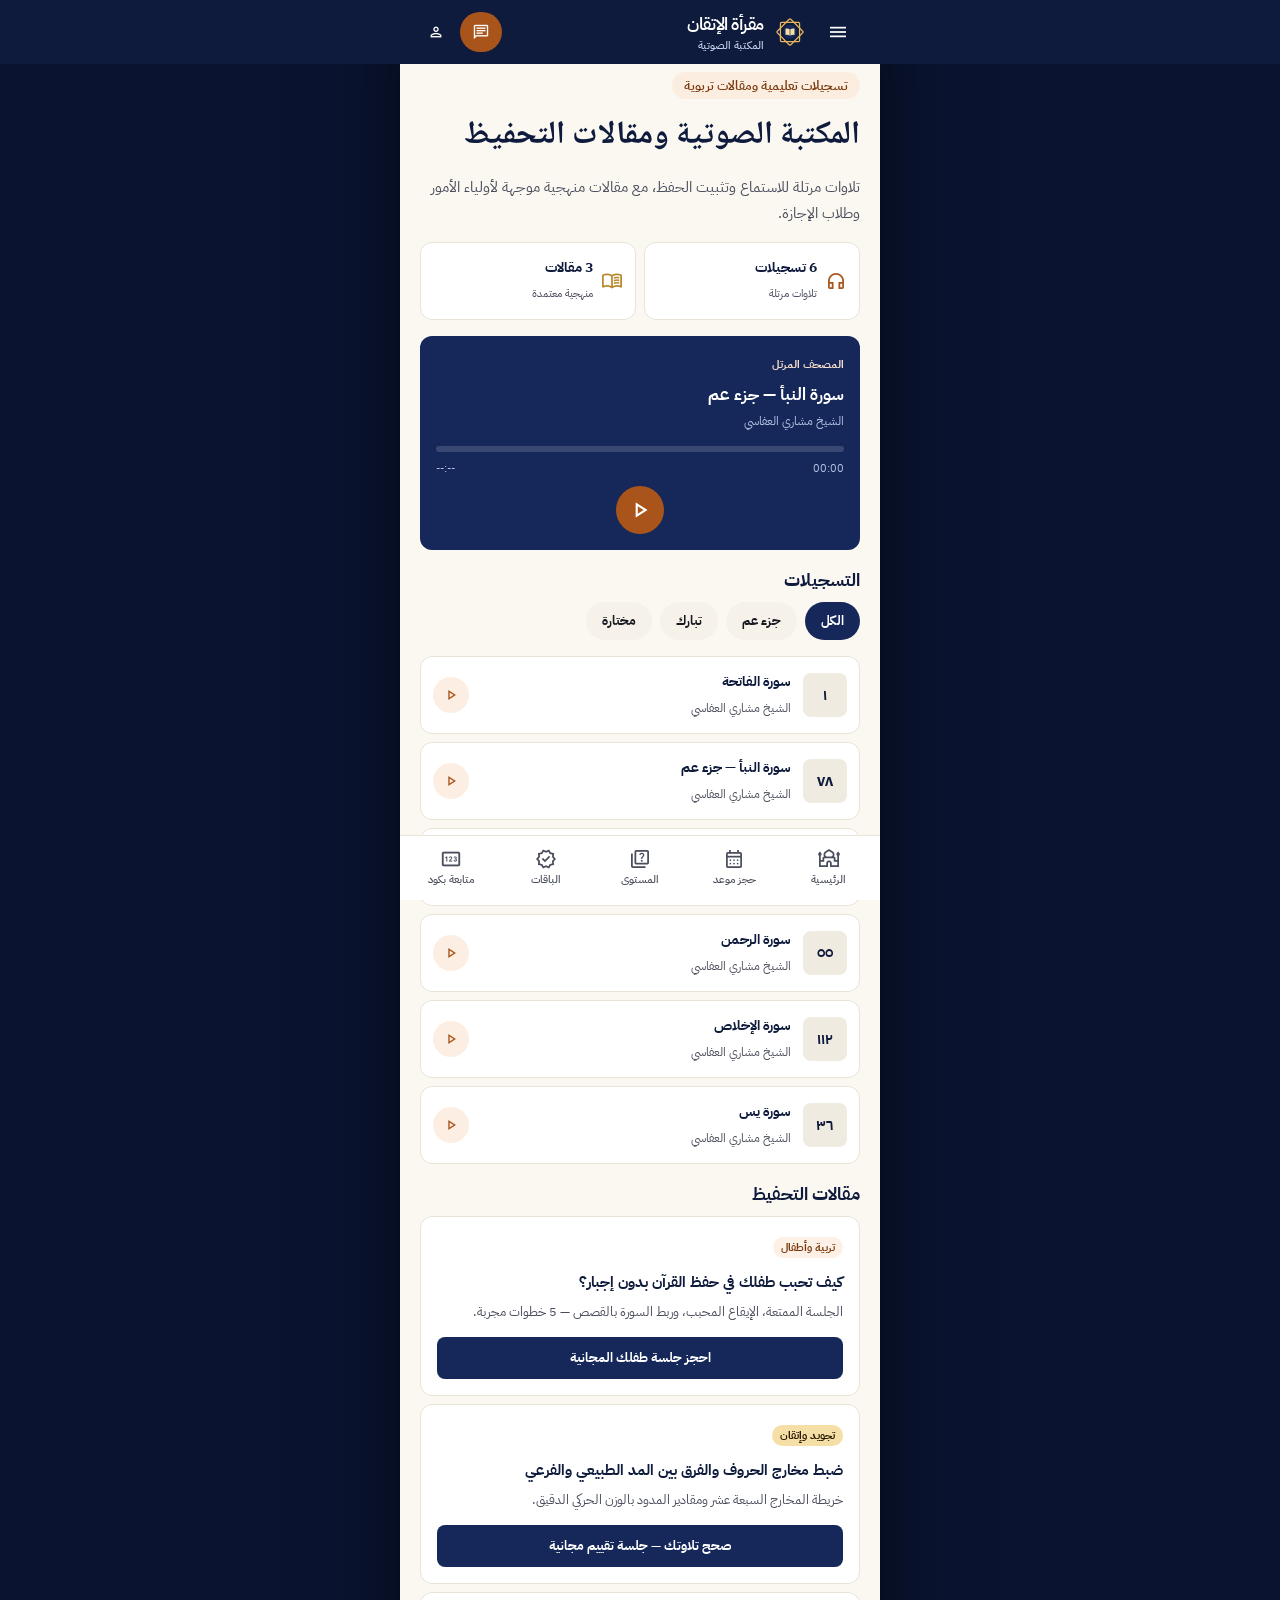
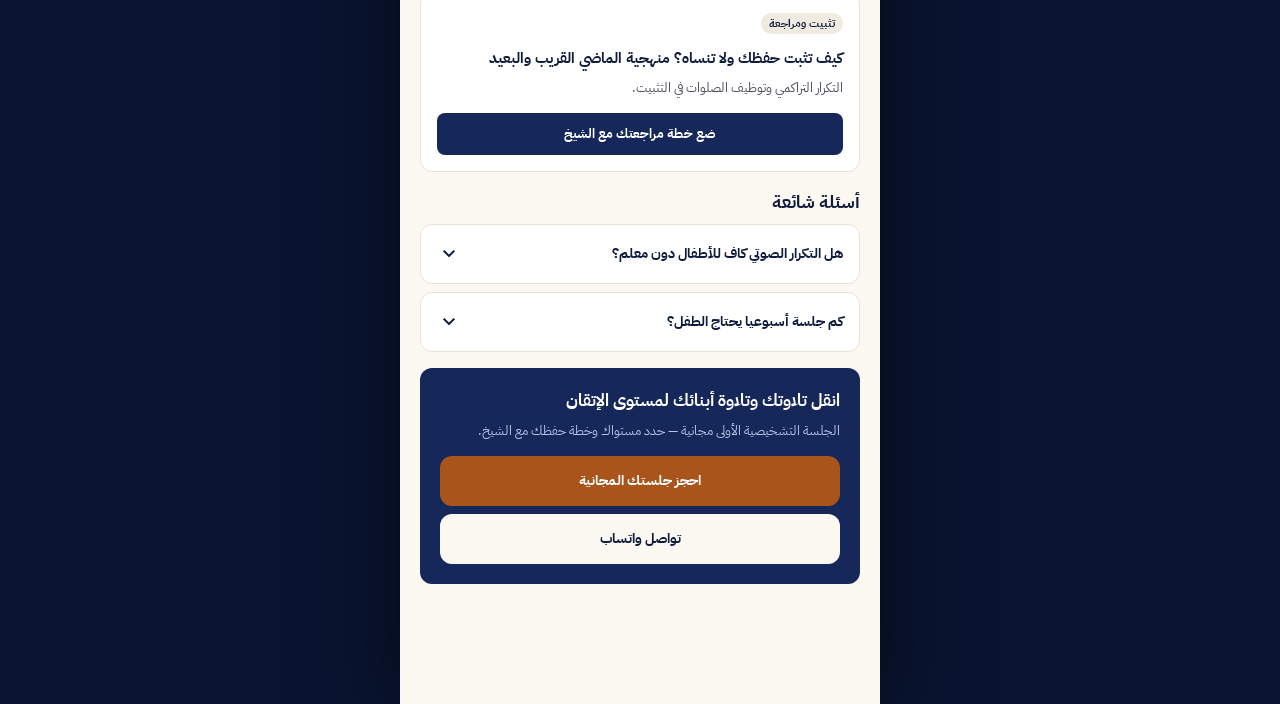
<file: library.html>
<!DOCTYPE html><html dir="rtl" lang="ar"><head><title>المكتبة الصوتية والمدونة — مقرأة الإتقان</title><meta charset="utf-8"><link rel="icon" type="image/svg+xml" href="assets/img/logo.svg"><meta name="color-scheme" content="light"><meta content="width=device-width, initial-scale=1.0, maximum-scale=1.0, user-scalable=no, viewport-fit=cover" name="viewport"><meta content="mobile_tab" name="shell-type"><link href="https://fonts.googleapis.com/css2?family=Material+Symbols+Outlined:opsz,wght,FILL,GRAD@20..48,100..700,0..1,-50..200" rel="stylesheet"><link href="https://fonts.googleapis.com/css2?family=IBM+Plex+Sans+Arabic:wght@400;500;600;700&amp;family=Noto+Naskh+Arabic:wght@500;600;700&amp;display=swap" rel="stylesheet">
<link href="https://fonts.googleapis.com/css2?family=Material+Symbols+Outlined:wght,FILL@100..700,0..1&amp;display=swap" rel="stylesheet"><style>@layer base{html,body{width:100vw;margin:0;padding:0;background-color:#FBF8F2;}body{overscroll-behavior:none;-webkit-tap-highlight-color:transparent;}.pb-safe{padding-bottom:env(safe-area-inset-bottom,0px);}.pt-safe{padding-top:env(safe-area-inset-top,0px);}main>:first-child{margin-top:0!important;}main>:last-child{margin-bottom:0!important;}}::-webkit-scrollbar{display:none;}</style><link href="assets/tailwind.css" rel="stylesheet"/><link rel="stylesheet" href="assets/theme.css"></head><body class="bg-surface font-body-md text-body-md text-on-surface flex flex-col min-h-screen selection:bg-secondary-fixed"><header class="fixed top-0 inset-x-0 z-50 bg-surface/85 backdrop-blur-xl pt-safe shadow-[0_4px_20px_rgba(15,27,61,0.03)]"><div class="h-16 px-gutter flex items-center justify-between gap-space-sm"><div class="flex items-center gap-space-sm min-w-0"><button onclick="document.getElementById('topMenu').classList.toggle('hidden')" aria-label="القائمة الرئيسية" class="w-11 h-11 flex items-center justify-center rounded-xl bg-surface-container-low text-primary hover:bg-surface-container transition-colors"><span class="material-symbols-outlined text-[22px]">menu</span></button><div class="flex items-center gap-2"><img src="assets/img/logo.svg" alt="" class="w-9 h-9 shrink-0"><div class="flex flex-col leading-tight"><span class="font-title-md text-title-md text-primary tracking-tight truncate">مقرأة الإتقان</span><span class="font-label-sm text-label-sm text-on-surface-variant truncate">المكتبة الصوتية</span></div></div></div><div class="flex items-center gap-space-sm"><a aria-label="احجز مجانا عبر واتساب" class="flex items-center gap-1.5 h-10 px-3 rounded-full bg-secondary text-on-secondary font-label-md text-label-md shadow-[0_4px_12px_rgba(169,84,26,0.2)] hover:bg-primary-container transition-colors" href="https://wa.me/201287654219" rel="noopener" target="_blank"><span class="material-symbols-outlined text-[18px]">chat</span><span class="hidden xs:inline">احجز مجاناً</span></a><div class="w-8 h-8 rounded-full bg-primary flex items-center justify-center"><span class="material-symbols-outlined text-on-primary text-[18px]">person</span></div></div></div></header><div id="topMenu" class="hidden"><div class="px-gutter py-2 flex flex-col text-[15px] font-bold text-primary bg-surface border-t border-surface-container"><a class="py-2 border-b border-surface-container" href="index.html">الرئيسية</a><a class="py-2 border-b border-surface-container" href="booking.html">احجز موعد تجريبي</a><a class="py-2 border-b border-surface-container" href="level-test.html">اختبار المستوى</a><a class="py-2 border-b border-surface-container" href="payment.html">الباقات والاشتراكات</a><a class="py-2 border-b border-surface-container" href="student.html">متابعة الطالب بالكود</a><a class="py-2 text-secondary" href="library.html">المكتبة الصوتية والمدونة</a></div></div>
<main class="flex flex-col relative w-full pt-16 pb-24 bg-surface min-h-screen"><div class="flex flex-col w-full text-on-surface">
<div class="relative w-full px-gutter pt-space-sm pb-space-lg flex flex-col gap-space-md">
<div><span class="px-3 py-1 rounded-full bg-secondary-container/50 text-on-secondary-container font-label-md text-label-md">تسجيلات تعليمية ومقالات تربوية</span></div>
<h1 class="font-display-hero-mobile text-display-hero-mobile text-primary">المكتبة الصوتية ومقالات التحفيظ</h1>
<p class="font-body-md text-body-md text-on-surface-variant">تلاوات مرتلة للاستماع وتثبيت الحفظ، مع مقالات منهجية موجهة لأولياء الأمور وطلاب الإجازة.</p>
<div class="flex gap-2">
<div class="flex-1 bg-surface-container-lowest rounded-xl p-3 shadow-sm flex items-center gap-2"><span class="material-symbols-outlined text-[22px] text-secondary">headphones</span><div><div class="font-bold text-primary text-[14px]">6 تسجيلات</div><div class="text-[11px] text-on-surface-variant">تلاوات مرتلة</div></div></div>
<div class="flex-1 bg-surface-container-lowest rounded-xl p-3 shadow-sm flex items-center gap-2"><span class="material-symbols-outlined text-[22px] text-on-tertiary-container">menu_book</span><div><div class="font-bold text-primary text-[14px]">3 مقالات</div><div class="text-[11px] text-on-surface-variant">منهجية معتمدة</div></div></div>
</div>
<div class="bg-primary-container text-on-primary rounded-xl p-4 shadow-md">
<div class="text-[11px] text-secondary-fixed font-bold">المصحف المرتل</div>
<h3 id="npTitle" class="font-bold text-[17px] mt-1">سورة النبأ — جزء عم</h3>
<p id="npSub" class="text-[12px] text-primary-fixed-dim">الشيخ مشاري العفاسي</p>
<div class="mt-3 h-1.5 rounded-full bg-white/15 overflow-hidden"><div id="npBar" class="h-full rounded-full bg-secondary-fixed" style="width:0%"></div></div>
<div class="flex justify-between text-[11px] mt-1 text-primary-fixed-dim"><span id="npCur">00:00</span><span id="npTot">--:--</span></div>
<div class="flex items-center justify-center mt-1"><button id="npToggle" aria-label="تشغيل" class="w-12 h-12 rounded-full bg-secondary text-on-secondary flex items-center justify-center shadow-lg"><span id="npIcon" class="material-symbols-outlined text-[26px]">play_arrow</span></button></div>

</div>
<div><h2 class="font-title-md text-title-md text-primary font-bold mb-2">التسجيلات</h2>
<div class="flex gap-2 overflow-x-auto pb-2" id="libFilters">
<button data-f="all" class="shrink-0 px-4 py-1.5 rounded-full text-[13px] font-bold bg-primary-container text-on-primary">الكل</button>
<button data-f="amma" class="shrink-0 px-4 py-1.5 rounded-full text-[13px] font-bold bg-surface-container-low text-on-surface">جزء عم</button>
<button data-f="tabarak" class="shrink-0 px-4 py-1.5 rounded-full text-[13px] font-bold bg-surface-container-low text-on-surface">تبارك</button>
<button data-f="fav" class="shrink-0 px-4 py-1.5 rounded-full text-[13px] font-bold bg-surface-container-low text-on-surface">مختارة</button>
</div>
<div id="trackList" class="flex flex-col gap-2 mt-2"></div></div>
<div><h2 class="font-title-md text-title-md text-primary font-bold mb-2">مقالات التحفيظ</h2>
<div class="flex flex-col gap-2">
<div class="bg-surface-container-lowest rounded-xl p-4 shadow-sm"><span class="px-2 py-0.5 rounded-full bg-secondary-container/50 text-on-secondary-container text-[11px] font-bold">تربية وأطفال</span><h3 class="font-bold text-primary text-[15px] mt-2">كيف تحبب طفلك في حفظ القرآن بدون إجبار؟</h3><p class="text-[13px] text-on-surface-variant mt-1">الجلسة الممتعة، الإيقاع المحبب، وربط السورة بالقصص — 5 خطوات مجربة.</p><a href="booking.html" class="block text-center mt-3 py-2 rounded-lg bg-primary-container text-on-primary text-[13px] font-bold">احجز جلسة طفلك المجانية</a></div>
<div class="bg-surface-container-lowest rounded-xl p-4 shadow-sm"><span class="px-2 py-0.5 rounded-full bg-tertiary-fixed text-on-tertiary-fixed text-[11px] font-bold">تجويد وإتقان</span><h3 class="font-bold text-primary text-[15px] mt-2">ضبط مخارج الحروف والفرق بين المد الطبيعي والفرعي</h3><p class="text-[13px] text-on-surface-variant mt-1">خريطة المخارج السبعة عشر ومقادير المدود بالوزن الحركي الدقيق.</p><a href="booking.html" class="block text-center mt-3 py-2 rounded-lg bg-primary-container text-on-primary text-[13px] font-bold">صحح تلاوتك — جلسة تقييم مجانية</a></div>
<div class="bg-surface-container-lowest rounded-xl p-4 shadow-sm"><span class="px-2 py-0.5 rounded-full bg-surface-container text-primary text-[11px] font-bold">تثبيت ومراجعة</span><h3 class="font-bold text-primary text-[15px] mt-2">كيف تثبت حفظك ولا تنساه؟ منهجية الماضي القريب والبعيد</h3><p class="text-[13px] text-on-surface-variant mt-1">التكرار التراكمي وتوظيف الصلوات في التثبيت.</p><a href="booking.html" class="block text-center mt-3 py-2 rounded-lg bg-primary-container text-on-primary text-[13px] font-bold">ضع خطة مراجعتك مع الشيخ</a></div>
</div></div>
<div><h2 class="font-title-md text-title-md text-primary font-bold mb-2">أسئلة شائعة</h2>
<div class="flex flex-col gap-2">
<div class="bg-surface-container-lowest rounded-xl shadow-sm"><button onclick="libFaq(this)" class="w-full text-right p-4 font-bold text-primary text-[14px] flex justify-between items-center gap-2">هل التكرار الصوتي كاف للأطفال دون معلم؟<span class="material-symbols-outlined">expand_more</span></button><p class="hidden px-4 pb-4 text-[13px] text-on-surface-variant">التسجيلات ركيزة للأذن، لكن لا غنى عن العرض المباشر على الشيخ لتصحيح مخارج الحروف ومنع تثبيت الخطأ.</p></div>
<div class="bg-surface-container-lowest rounded-xl shadow-sm"><button onclick="libFaq(this)" class="w-full text-right p-4 font-bold text-primary text-[14px] flex justify-between items-center gap-2">كم جلسة أسبوعيا يحتاج الطفل؟<span class="material-symbols-outlined">expand_more</span></button><p class="hidden px-4 pb-4 text-[13px] text-on-surface-variant">من جلستين إلى 3 جلسات أسبوعيا (30 إلى 45 دقيقة) مع استماع يومي للتسجيلات.</p></div>
</div></div>
<div class="rounded-xl bg-primary-container text-on-primary p-5 shadow-lg">
<h3 class="font-bold text-[17px]">انقل تلاوتك وتلاوة أبنائك لمستوى الإتقان</h3>
<p class="text-[13px] text-primary-fixed-dim mt-1">الجلسة التشخيصية الأولى مجانية — حدد مستواك وخطة حفظك مع الشيخ.</p>
<a href="booking.html" class="block text-center mt-3 py-3 rounded-xl bg-secondary text-on-secondary font-bold text-[14px]">احجز جلستك المجانية</a>
<a href="https://wa.me/201287654219" target="_blank" rel="noopener" class="block text-center mt-2 py-3 rounded-xl bg-surface text-primary font-bold text-[14px]">تواصل واتساب</a>
</div>
</div></div></main>
<nav class="fixed bottom-0 inset-x-0 z-50 pb-safe bg-surface/90 backdrop-blur-xl shadow-[0_-4px_20px_rgba(15,27,61,0.05)]" data-active-classes="text-secondary font-bold"><div class="flex justify-around items-center h-16 px-space-xs"><a class="flex flex-col items-center justify-center w-14 h-14 text-on-surface-variant transition-colors group" data-path="al-raisiya" href="index.html"><span class="material-symbols-outlined text-[22px] mb-0.5">mosque</span><span class="font-label-sm text-label-sm">الرئيسية</span></a><a class="flex flex-col items-center justify-center w-14 h-14 text-on-surface-variant transition-colors group" data-path="hajz-maw-id" href="booking.html"><span class="material-symbols-outlined text-[22px] mb-0.5">calendar_month</span><span class="font-label-sm text-label-sm">حجز موعد</span></a><a class="flex flex-col items-center justify-center w-14 h-14 text-on-surface-variant transition-colors group" data-path="ikhtibar-al-mustawa" href="level-test.html"><span class="material-symbols-outlined text-[22px] mb-0.5">quiz</span><span class="font-label-sm text-label-sm">المستوى</span></a><a class="flex flex-col items-center justify-center w-14 h-14 text-on-surface-variant transition-colors group" data-path="baqat-al-as-ar" href="payment.html"><span class="material-symbols-outlined text-[22px] mb-0.5">verified</span><span class="font-label-sm text-label-sm">الباقات</span></a><a class="flex flex-col items-center justify-center w-14 h-14 text-on-surface-variant transition-colors group" data-path="mutaba-a-bikud" href="student.html"><span class="material-symbols-outlined text-[22px] mb-0.5">pin</span><span class="font-label-sm text-label-sm">متابعة بكود</span></a></div></nav>
<style>@media (min-width:560px){body{background:#0A1430!important}main{max-width:480px!important;margin-inline:auto!important;box-shadow:0 0 80px rgba(0,0,0,.55);min-height:100vh}header>div{max-width:480px!important;margin-inline:auto!important}nav.fixed.bottom-0{left:50%!important;right:auto!important;transform:translateX(-50%);width:100%;max-width:480px}}</style>
<script>
var LIB_SRC='https://server8.mp3quran.net/afs/'; /* الشيخ مشاري العفاسي - mp3quran.net */
var LIB_TRACKS=[
 {n:'١',s:'001',t:'سورة الفاتحة',d:'الشيخ مشاري العفاسي',cat:'fav'},
 {n:'٧٨',s:'078',t:'سورة النبأ — جزء عم',d:'الشيخ مشاري العفاسي',cat:'amma'},
 {n:'٦٧',s:'067',t:'سورة الملك (تبارك)',d:'الشيخ مشاري العفاسي',cat:'tabarak'},
 {n:'٥٥',s:'055',t:'سورة الرحمن',d:'الشيخ مشاري العفاسي',cat:'fav'},
 {n:'١١٢',s:'112',t:'سورة الإخلاص',d:'الشيخ مشاري العفاسي',cat:'amma'},
 {n:'٣٦',s:'036',t:'سورة يس',d:'الشيخ مشاري العفاسي',cat:'fav'}
];
var LIB_F='all',LIB_I=1,LIB_PLAY=false,LIB_AUDIO=new Audio();LIB_AUDIO.preload='none';
function libFmt(x){x=Math.floor(x||0);var m=Math.floor(x/60),r=x%60;return(m<10?'0':'')+m+':'+(r<10?'0':'')+r}
function libRender(){
  var box=document.getElementById('trackList');if(!box)return;box.innerHTML='';
  LIB_TRACKS.forEach(function(tr,i){
    if(LIB_F!=='all'&&tr.cat!==LIB_F)return;
    var on=i===LIB_I&&LIB_PLAY;
    var b=document.createElement('button');
    b.className='w-full text-right bg-surface-container-lowest rounded-xl p-3 shadow-sm flex items-center gap-3 active:scale-[0.99] transition-all'+(i===LIB_I?' ring-2 ring-secondary':'');
    b.setAttribute('onclick','libSelect('+i+')');
    b.innerHTML='<span class="w-11 h-11 rounded-lg bg-surface-container text-primary font-bold flex items-center justify-center shrink-0 text-[15px]">'+tr.n+'</span><span class="flex-1 min-w-0"><span class="block font-bold text-primary text-[14px] truncate">'+tr.t+'</span><span class="block text-[12px] text-on-surface-variant truncate">'+tr.d+'</span></span><span class="w-9 h-9 rounded-full '+(on?'bg-secondary text-on-secondary':'bg-secondary-container/60 text-secondary')+' flex items-center justify-center shrink-0"><span class="material-symbols-outlined text-[18px]">'+(on?'pause':'play_arrow')+'</span></span>';
    box.appendChild(b);
  });
}
function libLoad(i){
  LIB_I=i;var tr=LIB_TRACKS[i];
  LIB_AUDIO.src=LIB_SRC+tr.s+'.mp3';
  document.getElementById('npTitle').textContent=tr.t;
  document.getElementById('npSub').textContent=tr.d;
  document.getElementById('npTot').textContent='--:--';
  document.getElementById('npBar').style.width='0%';
  document.getElementById('npCur').textContent='00:00';
}
function libPlay(){
  if(!LIB_AUDIO.src)libLoad(LIB_I);
  var pr=LIB_AUDIO.play();
  if(pr&&pr.catch)pr.catch(function(){libPause()});
}
function libPause(){LIB_AUDIO.pause()}
function libSelect(i){
  if(i===LIB_I&&LIB_AUDIO.src){LIB_PLAY?libPause():libPlay();return}
  libLoad(i);libPlay();
}
LIB_AUDIO.addEventListener('play',function(){LIB_PLAY=true;document.getElementById('npIcon').textContent='pause';libRender()});
LIB_AUDIO.addEventListener('pause',function(){LIB_PLAY=false;document.getElementById('npIcon').textContent='play_arrow';libRender()});
LIB_AUDIO.addEventListener('loadedmetadata',function(){document.getElementById('npTot').textContent=libFmt(LIB_AUDIO.duration)});
LIB_AUDIO.addEventListener('timeupdate',function(){
  var d=LIB_AUDIO.duration||0;
  document.getElementById('npCur').textContent=libFmt(LIB_AUDIO.currentTime);
  document.getElementById('npBar').style.width=(d?LIB_AUDIO.currentTime/d*100:0)+'%';
});
LIB_AUDIO.addEventListener('error',function(){if(LIB_AUDIO.src){document.getElementById('npSub').textContent='تعذر تحميل التلاوة، حاول مرة أخرى'}});
function libFaq(btn){
  var p=btn.nextElementSibling,ic=btn.querySelector('.material-symbols-outlined');
  var hide=p.classList.contains('hidden');
  if(hide){p.classList.remove('hidden');if(ic)ic.classList.add('rotate-180')}
  else{p.classList.add('hidden');if(ic)ic.classList.remove('rotate-180')}
}
(function(){
  var bar=document.getElementById('libFilters');
  if(bar){bar.querySelectorAll('button').forEach(function(b){
    b.addEventListener('click',function(){
      LIB_F=b.getAttribute('data-f');
      bar.querySelectorAll('button').forEach(function(x){x.className='shrink-0 px-4 py-1.5 rounded-full text-[13px] font-bold bg-surface-container-low text-on-surface'});
      b.className='shrink-0 px-4 py-1.5 rounded-full text-[13px] font-bold bg-primary-container text-on-primary';
      libRender();
    });
  })}
  var t=document.getElementById('npToggle');
  if(t)t.addEventListener('click',function(){LIB_PLAY?libPause():libPlay()});
  libRender();
})();
</script>
</body></html>
</file>
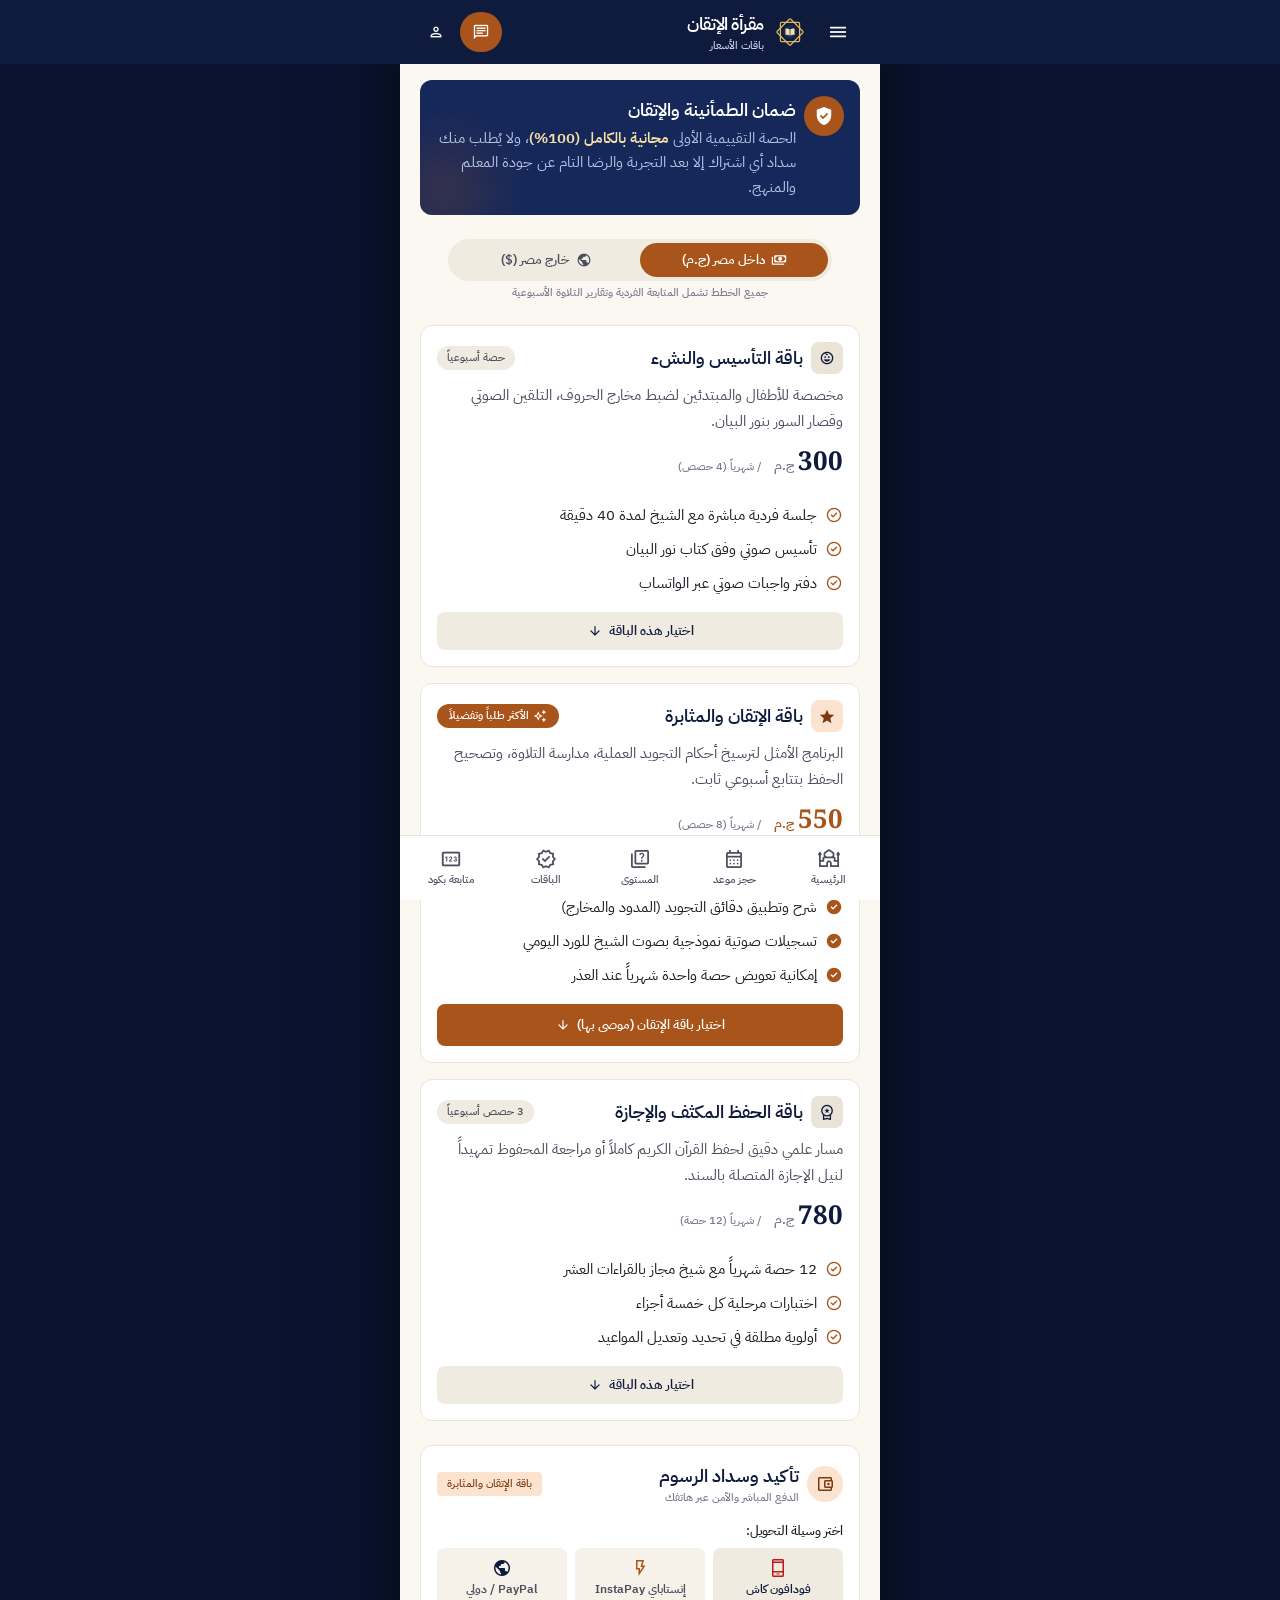
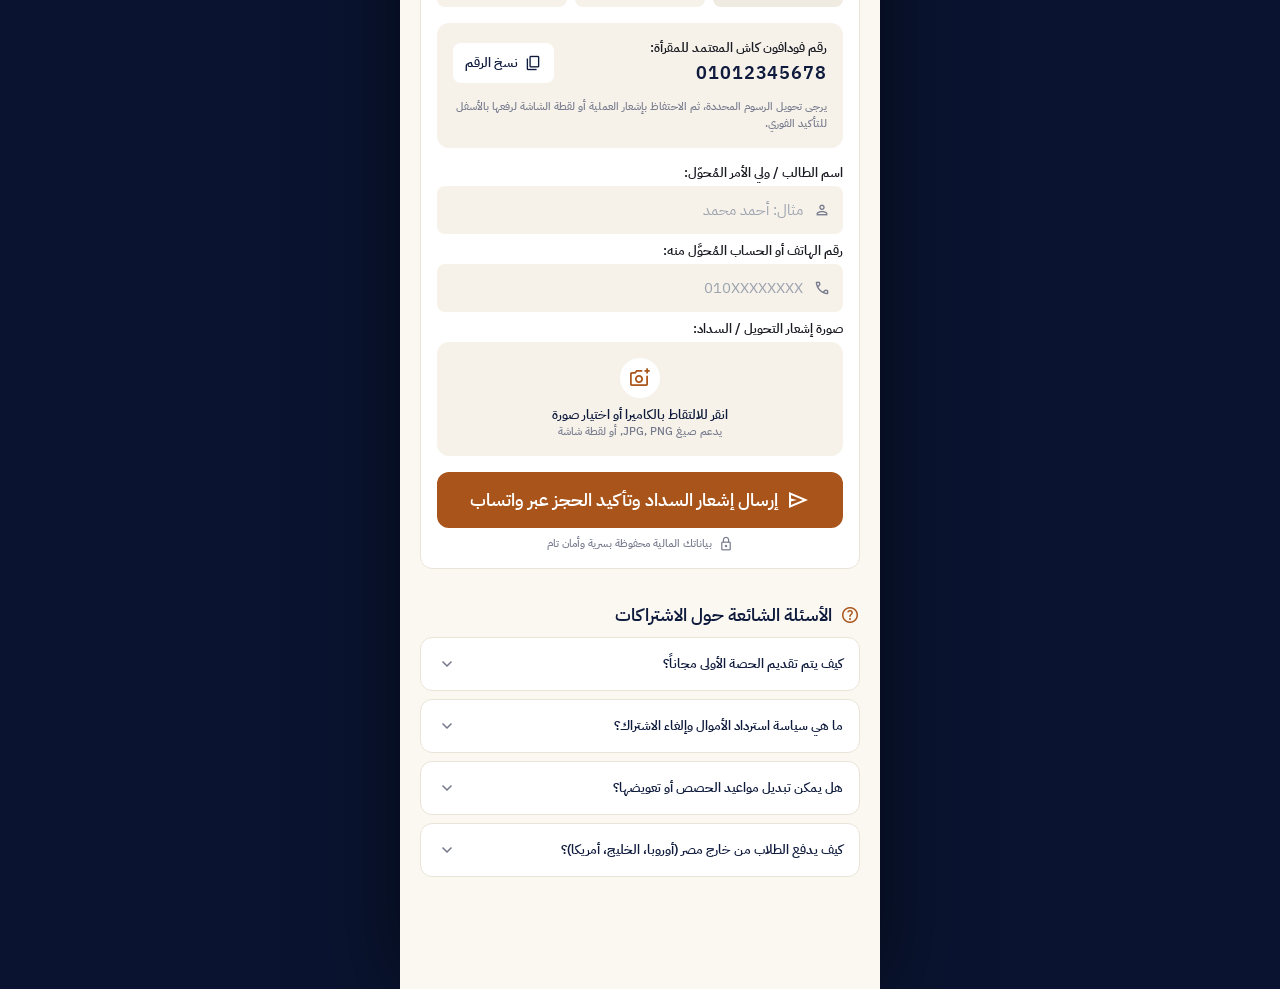
<file: payment.html>
<!DOCTYPE html>

<html dir="rtl" lang="ar"><head><meta charset="utf-8"/><link rel="icon" type="image/svg+xml" href="assets/img/logo.svg"><meta name="color-scheme" content="light"/><meta content="width=device-width, initial-scale=1.0, maximum-scale=1.0, user-scalable=no, viewport-fit=cover" name="viewport"/><meta content="mobile_tab" name="shell-type"/><link href="https://fonts.googleapis.com/css2?family=Material+Symbols+Outlined:opsz,wght,FILL,GRAD@20..48,100..700,0..1,-50..200" rel="stylesheet"/><link href="https://fonts.googleapis.com/css2?family=IBM+Plex+Sans+Arabic:wght@400;500;600;700&amp;family=Noto+Naskh+Arabic:wght@500;600;700&amp;display=swap" rel="stylesheet"/>
<link href="https://fonts.googleapis.com/css2?family=Material+Symbols+Outlined:wght,FILL@100..700,0..1&amp;display=swap" rel="stylesheet"/><style>@layer base{html,body{width:100vw;margin:0;padding:0;background-color:#FBF8F2;}body{overscroll-behavior:none;-webkit-tap-highlight-color:transparent;}.pb-safe{padding-bottom:env(safe-area-inset-bottom,0px);}.pt-safe{padding-top:env(safe-area-inset-top,0px);}main>:first-child{margin-top:0!important;}main>:last-child{margin-bottom:0!important;}}::-webkit-scrollbar{display:none;}</style><link href="assets/tailwind.css" rel="stylesheet"/><style>
    body {
      min-height: max(884px, 100dvh);
    }
  </style>
  <link rel="stylesheet" href="assets/theme.css"></head><body class="bg-surface font-body-md text-body-md text-on-surface flex flex-col min-h-screen selection:bg-secondary-fixed"><header class="fixed top-0 inset-x-0 z-50 bg-surface/85 backdrop-blur-xl pt-safe shadow-[0_4px_20px_rgba(15,27,61,0.03)]"><div class="h-16 px-gutter flex items-center justify-between gap-space-sm"><div class="flex items-center gap-space-sm min-w-0"><button onclick="document.getElementById('topMenu').classList.toggle('hidden')" aria-label="القائمة الرئيسية" class="w-11 h-11 flex items-center justify-center rounded-xl bg-surface-container-low text-primary hover:bg-surface-container transition-colors"><span class="material-symbols-outlined text-[22px]">menu</span></button><div class="flex items-center gap-2"><img src="assets/img/logo.svg" alt="" class="w-9 h-9 shrink-0"><div class="flex flex-col leading-tight"><span class="font-title-md text-title-md text-primary tracking-tight truncate">مقرأة الإتقان</span><span class="font-label-sm text-label-sm text-on-surface-variant truncate">باقات الأسعار</span></div></div></div><div class="flex items-center gap-space-sm"><a aria-label="احجز مجانا عبر واتساب" class="flex items-center gap-1.5 h-10 px-3 rounded-full bg-secondary text-on-secondary font-label-md text-label-md shadow-[0_4px_12px_rgba(169,84,26,0.2)] hover:bg-primary-container transition-colors" href="https://wa.me/" rel="noopener" target="_blank"><span class="material-symbols-outlined text-[18px]">chat</span><span class="hidden xs:inline">احجز مجاناً</span></a><div class="w-8 h-8 rounded-full bg-primary flex items-center justify-center"><span class="material-symbols-outlined text-on-primary text-[18px]">person</span></div></div></div><div id="topMenu" class="hidden"><div class="px-gutter py-2 flex flex-col text-[15px] font-bold text-primary bg-surface border-t border-surface-container"><a class="py-2 border-b border-surface-container" href="index.html">الرئيسية</a><a class="py-2 border-b border-surface-container" href="booking.html">احجز موعد تجريبي</a><a class="py-2 border-b border-surface-container" href="level-test.html">اختبار المستوى</a><a class="py-2 border-b border-surface-container text-secondary" href="payment.html">الباقات والاشتراكات</a><a class="py-2 border-b border-surface-container" href="student.html">متابعة الطالب بالكود</a><a class="py-2" href="library.html">المكتبة الصوتية والمدونة</a></div></div></header><main class="flex flex-col relative w-full pt-16 pb-24 bg-surface min-h-screen"><div class="flex flex-col w-full px-gutter py-space-md gap-space-lg">
<!-- Guarantee & Sacred Trust Banner -->
<div class="w-full bg-primary-container text-on-primary rounded-xl p-space-md shadow-md relative overflow-hidden">
<div class="absolute -left-6 -bottom-6 w-24 h-24 rounded-full bg-secondary/20 pointer-events-none blur-xl"></div>
<div class="flex items-start gap-space-sm relative z-10">
<div class="w-10 h-10 rounded-full bg-secondary flex items-center justify-center shrink-0 shadow-sm">
<span class="material-symbols-outlined text-on-secondary text-[22px]" style="font-variation-settings: 'FILL' 1;">verified_user</span>
</div>
<div class="flex flex-col min-w-0">
<span class="font-title-md text-title-md text-on-primary">ضمان الطمأنينة والإتقان</span>
<p class="font-body-md text-body-md text-primary-fixed-dim mt-0.5 leading-relaxed">
          الحصة التقييمية الأولى <span class="text-tertiary-fixed font-semibold">مجانية بالكامل (100%)</span>، ولا يُطلب منك سداد أي اشتراك إلا بعد التجربة والرضا التام عن جودة المعلم والمنهج.
        </p>
</div>
</div>
</div>
<!-- Currency Switcher Pill Segment -->
<div class="flex flex-col items-center gap-space-xs">
<div class="w-full max-w-sm bg-surface-container p-1 rounded-full flex shadow-sm">
<button class="flex-1 py-2 px-3 rounded-full font-label-md text-label-md text-center transition-all bg-secondary text-on-secondary shadow-sm flex items-center justify-center gap-1.5" id="btn-egp" onclick="switchCurrency('EGP')" type="button">
<span class="material-symbols-outlined text-[16px]">payments</span>
<span>داخل مصر (ج.م)</span>
</button>
<button class="flex-1 py-2 px-3 rounded-full font-label-md text-label-md text-center transition-all text-on-surface-variant hover:text-primary flex items-center justify-center gap-1.5" id="btn-usd" onclick="switchCurrency('USD')" type="button">
<span class="material-symbols-outlined text-[16px]">public</span>
<span>خارج مصر ($)</span>
</button>
</div>
<span class="font-label-sm text-label-sm text-outline">جميع الخطط تشمل المتابعة الفردية وتقارير التلاوة الأسبوعية</span>
</div>
<!-- Plan Cards (Stacked Vertical Cards) -->
<div class="flex flex-col gap-space-md">
<!-- Plan 1: Foundation -->
<div class="w-full bg-surface-container-lowest rounded-xl p-space-md shadow-sm flex flex-col gap-space-sm relative">
<div class="flex items-center justify-between">
<div class="flex items-center gap-2">
<div class="w-8 h-8 rounded-lg bg-surface-container-high flex items-center justify-center text-primary">
<span class="material-symbols-outlined text-[18px]">child_care</span>
</div>
<h2 class="font-title-md text-title-md text-primary">باقة التأسيس والنشء</h2>
</div>
<span class="font-label-sm text-label-sm px-2.5 py-1 rounded-full bg-surface-container text-on-surface-variant">حصة أسبوعياً</span>
</div>
<p class="font-body-md text-body-md text-on-surface-variant">
        مخصصة للأطفال والمبتدئين لضبط مخارج الحروف، التلقين الصوتي وقصار السور بنور البيان.
      </p>
<div class="flex items-baseline gap-1 my-1">
<span class="font-headline-lg-mobile text-headline-lg-mobile text-primary font-bold plan-price" data-egp="300" data-usd="25">300</span>
<span class="font-label-md text-label-md text-outline currency-symbol">ج.م</span>
<span class="font-label-sm text-label-sm text-outline mr-2">/ شهرياً (4 حصص)</span>
</div>
<div class="flex flex-col gap-2 pt-2">
<div class="flex items-center gap-2 font-body-md text-body-md text-on-surface">
<span class="material-symbols-outlined text-secondary text-[18px]">check_circle</span>
<span>جلسة فردية مباشرة مع الشيخ لمدة 40 دقيقة</span>
</div>
<div class="flex items-center gap-2 font-body-md text-body-md text-on-surface">
<span class="material-symbols-outlined text-secondary text-[18px]">check_circle</span>
<span>تأسيس صوتي وفق كتاب نور البيان</span>
</div>
<div class="flex items-center gap-2 font-body-md text-body-md text-on-surface">
<span class="material-symbols-outlined text-secondary text-[18px]">check_circle</span>
<span>دفتر واجبات صوتي عبر الواتساب</span>
</div>
</div>
<button class="w-full mt-2 py-2.5 rounded-lg bg-surface-container hover:bg-surface-container-high text-primary font-label-md text-label-md flex items-center justify-center gap-1.5 transition-colors" onclick="selectPlan('باقة التأسيس والنشء')" type="button">
<span>اختيار هذه الباقة</span>
<span class="material-symbols-outlined text-[16px]">arrow_downward</span>
</button>
</div>
<!-- Plan 2: Mastery & Dedication (Featured Card) -->
<div class="w-full bg-surface-container-lowest rounded-xl p-space-md shadow-md flex flex-col gap-space-sm relative overflow-hidden">
<!-- Arched badge banner -->
<div class="flex items-center justify-between">
<div class="flex items-center gap-2">
<div class="w-8 h-8 rounded-lg bg-secondary-container flex items-center justify-center text-on-secondary-container">
<span class="material-symbols-outlined text-[18px]" style="font-variation-settings: 'FILL' 1;">star</span>
</div>
<h2 class="font-title-md text-title-md text-primary">باقة الإتقان والمثابرة</h2>
</div>
<span class="font-label-sm text-label-sm px-3 py-1 rounded-full bg-secondary text-on-secondary font-semibold shadow-sm flex items-center gap-1">
<span class="material-symbols-outlined text-[14px]">auto_awesome</span>
<span>الأكثر طلباً وتفضيلاً</span>
</span>
</div>
<p class="font-body-md text-body-md text-on-surface-variant">
        البرنامج الأمثل لترسيخ أحكام التجويد العملية، مدارسة التلاوة، وتصحيح الحفظ بتتابع أسبوعي ثابت.
      </p>
<div class="flex items-baseline gap-1 my-1">
<span class="font-headline-lg-mobile text-headline-lg-mobile text-secondary font-bold plan-price" data-egp="550" data-usd="45">550</span>
<span class="font-label-md text-label-md text-secondary currency-symbol">ج.م</span>
<span class="font-label-sm text-label-sm text-outline mr-2">/ شهرياً (8 حصص)</span>
</div>
<div class="flex flex-col gap-2 pt-2">
<div class="flex items-center gap-2 font-body-md text-body-md text-on-surface">
<span class="material-symbols-outlined text-secondary text-[18px]" style="font-variation-settings: 'FILL' 1;">check_circle</span>
<span>حصتان أسبوعياً (إجمالي 8 حصص شهرياً)</span>
</div>
<div class="flex items-center gap-2 font-body-md text-body-md text-on-surface">
<span class="material-symbols-outlined text-secondary text-[18px]" style="font-variation-settings: 'FILL' 1;">check_circle</span>
<span>شرح وتطبيق دقائق التجويد (المدود والمخارج)</span>
</div>
<div class="flex items-center gap-2 font-body-md text-body-md text-on-surface">
<span class="material-symbols-outlined text-secondary text-[18px]" style="font-variation-settings: 'FILL' 1;">check_circle</span>
<span>تسجيلات صوتية نموذجية بصوت الشيخ للورد اليومي</span>
</div>
<div class="flex items-center gap-2 font-body-md text-body-md text-on-surface">
<span class="material-symbols-outlined text-secondary text-[18px]" style="font-variation-settings: 'FILL' 1;">check_circle</span>
<span>إمكانية تعويض حصة واحدة شهرياً عند العذر</span>
</div>
</div>
<button class="w-full mt-2 py-3 rounded-lg bg-secondary hover:bg-primary-container text-on-secondary font-label-md text-label-md shadow-sm flex items-center justify-center gap-1.5 transition-colors" onclick="selectPlan('باقة الإتقان والمثابرة')" type="button">
<span>اختيار باقة الإتقان (موصى بها)</span>
<span class="material-symbols-outlined text-[16px]">arrow_downward</span>
</button>
</div>
<!-- Plan 3: Intensive Memorization & Ijaza Track -->
<div class="w-full bg-surface-container-lowest rounded-xl p-space-md shadow-sm flex flex-col gap-space-sm relative">
<div class="flex items-center justify-between">
<div class="flex items-center gap-2">
<div class="w-8 h-8 rounded-lg bg-surface-container-high flex items-center justify-center text-primary">
<span class="material-symbols-outlined text-[18px]">workspace_premium</span>
</div>
<h2 class="font-title-md text-title-md text-primary">باقة الحفظ المكثف والإجازة</h2>
</div>
<span class="font-label-sm text-label-sm px-2.5 py-1 rounded-full bg-surface-container text-on-surface-variant">3 حصص أسبوعياً</span>
</div>
<p class="font-body-md text-body-md text-on-surface-variant">
        مسار علمي دقيق لحفظ القرآن الكريم كاملاً أو مراجعة المحفوظ تمهيداً لنيل الإجازة المتصلة بالسند.
      </p>
<div class="flex items-baseline gap-1 my-1">
<span class="font-headline-lg-mobile text-headline-lg-mobile text-primary font-bold plan-price" data-egp="780" data-usd="65">780</span>
<span class="font-label-md text-label-md text-outline currency-symbol">ج.م</span>
<span class="font-label-sm text-label-sm text-outline mr-2">/ شهرياً (12 حصة)</span>
</div>
<div class="flex flex-col gap-2 pt-2">
<div class="flex items-center gap-2 font-body-md text-body-md text-on-surface">
<span class="material-symbols-outlined text-secondary text-[18px]">check_circle</span>
<span>12 حصة شهرياً مع شيخ مجاز بالقراءات العشر</span>
</div>
<div class="flex items-center gap-2 font-body-md text-body-md text-on-surface">
<span class="material-symbols-outlined text-secondary text-[18px]">check_circle</span>
<span>اختبارات مرحلية كل خمسة أجزاء</span>
</div>
<div class="flex items-center gap-2 font-body-md text-body-md text-on-surface">
<span class="material-symbols-outlined text-secondary text-[18px]">check_circle</span>
<span>أولوية مطلقة في تحديد وتعديل المواعيد</span>
</div>
</div>
<button class="w-full mt-2 py-2.5 rounded-lg bg-surface-container hover:bg-surface-container-high text-primary font-label-md text-label-md flex items-center justify-center gap-1.5 transition-colors" onclick="selectPlan('باقة الحفظ المكثف والإجازة')" type="button">
<span>اختيار هذه الباقة</span>
<span class="material-symbols-outlined text-[16px]">arrow_downward</span>
</button>
</div>
</div>
<!-- Quick Payment & Slip Upload Section -->
<div class="w-full bg-surface-container-lowest rounded-xl p-space-md shadow-sm flex flex-col gap-space-md" id="payment-box">
<div class="flex items-center justify-between">
<div class="flex items-center gap-2">
<div class="w-9 h-9 rounded-full bg-secondary-container text-on-secondary-container flex items-center justify-center">
<span class="material-symbols-outlined text-[20px]">account_balance_wallet</span>
</div>
<div>
<h3 class="font-title-md text-title-md text-primary">تأكيد وسداد الرسوم</h3>
<p class="font-label-sm text-label-sm text-outline">الدفع المباشر والآمن عبر هاتفك</p>
</div>
</div>
<span class="font-label-sm text-label-sm px-2.5 py-1 rounded bg-secondary-fixed text-on-secondary-fixed-variant truncate max-w-[140px]" id="selected-plan-badge">
        باقة الإتقان والمثابرة
      </span>
</div>
<!-- Payment Methods Switcher Tabs -->
<div class="flex flex-col gap-2">
<span class="font-label-md text-label-md text-on-surface font-medium">اختر وسيلة التحويل:</span>
<div class="grid grid-cols-3 gap-2">
<button class="py-2.5 px-2 rounded-lg bg-surface-container text-primary font-label-md text-label-md flex flex-col items-center justify-center gap-1 transition-all shadow-sm" id="tab-vodafone" onclick="setPaymentMethod('vodafone')" type="button">
<span class="material-symbols-outlined text-[20px] text-error">phone_android</span>
<span class="text-center text-[12px] leading-tight">فودافون كاش</span>
</button>
<button class="py-2.5 px-2 rounded-lg bg-surface-container-low text-on-surface-variant font-label-md text-label-md flex flex-col items-center justify-center gap-1 transition-all" id="tab-instapay" onclick="setPaymentMethod('instapay')" type="button">
<span class="material-symbols-outlined text-[20px] text-secondary">flash_on</span>
<span class="text-center text-[12px] leading-tight">إنستاباي InstaPay</span>
</button>
<button class="py-2.5 px-2 rounded-lg bg-surface-container-low text-on-surface-variant font-label-md text-label-md flex flex-col items-center justify-center gap-1 transition-all" id="tab-international" onclick="setPaymentMethod('international')" type="button">
<span class="material-symbols-outlined text-[20px] text-primary">public</span>
<span class="text-center text-[12px] leading-tight">PayPal / دولي</span>
</button>
</div>
</div>
<!-- Active Method Card Details -->
<div class="w-full bg-surface-container-low rounded-xl p-space-md flex flex-col gap-3" id="method-detail">
<div class="flex items-center justify-between">
<div class="flex flex-col">
<span class="font-label-md text-label-md text-on-surface font-semibold" id="method-title">رقم فودافون كاش المعتمد للمقرأة:</span>
<span class="font-title-md text-title-md text-primary font-mono tracking-wider mt-0.5" id="method-target">01012345678</span>
</div>
<button class="h-10 px-3 rounded-lg bg-surface-container-lowest text-primary font-label-md text-label-md flex items-center gap-1.5 shadow-sm active:scale-95 transition-all" id="copy-btn" onclick="copyPaymentTarget()" type="button">
<span class="material-symbols-outlined text-[18px]">content_copy</span>
<span id="copy-btn-text">نسخ الرقم</span>
</button>
</div>
<p class="font-label-sm text-label-sm text-outline leading-normal" id="method-desc">
        يرجى تحويل الرسوم المحددة، ثم الاحتفاظ بإشعار العملية أو لقطة الشاشة لرفعها بالأسفل للتأكيد الفوري.
      </p>
</div>
<!-- Upload Receipt & Confirmation Form -->
<form class="flex flex-col gap-space-sm" id="transfer-form" onsubmit="submitSlipViaWhatsApp(event)">
<!-- Sender Full Name -->
<div class="flex flex-col gap-1">
<label class="font-label-md text-label-md text-on-surface" for="sender-name">اسم الطالب / ولي الأمر المُحوّل:</label>
<div class="relative flex items-center">
<span class="material-symbols-outlined absolute right-3 text-outline text-[18px]">person</span>
<input class="w-full h-12 pr-10 pl-3 rounded-lg bg-surface-container-low text-on-surface font-body-md text-body-md focus:outline-none focus:bg-surface-container transition-colors" id="sender-name" placeholder="مثال: أحمد محمد" required="" type="text"/>
</div>
</div>
<!-- Sender Phone / Transfer Phone -->
<div class="flex flex-col gap-1">
<label class="font-label-md text-label-md text-on-surface" for="sender-phone">رقم الهاتف أو الحساب المُحوَّل منه:</label>
<div class="relative flex items-center">
<span class="material-symbols-outlined absolute right-3 text-outline text-[18px]">call</span>
<input class="w-full h-12 pr-10 pl-3 rounded-lg bg-surface-container-low text-on-surface font-body-md text-body-md text-right focus:outline-none focus:bg-surface-container transition-colors" dir="ltr" id="sender-phone" placeholder="010XXXXXXXX" required="" type="tel"/>
</div>
</div>
<!-- File / Camera Slip Upload -->
<div class="flex flex-col gap-1">
<span class="font-label-md text-label-md text-on-surface">صورة إشعار التحويل / السداد:</span>
<label class="w-full p-space-md rounded-xl bg-surface-container-low hover:bg-surface-container cursor-pointer flex flex-col items-center justify-center gap-2 text-center transition-colors" for="slip-file">
<div class="w-10 h-10 rounded-full bg-surface-container-lowest flex items-center justify-center text-secondary shadow-sm">
<span class="material-symbols-outlined text-[22px]">add_a_photo</span>
</div>
<div class="flex flex-col">
<span class="font-label-md text-label-md text-primary font-semibold" id="slip-status-text">انقر للالتقاط بالكاميرا أو اختيار صورة</span>
<span class="font-label-sm text-label-sm text-outline">يدعم صيغ JPG, PNG, أو لقطة شاشة</span>
</div>
<input accept="image/*" capture="environment" class="hidden" id="slip-file" onchange="handleFileSelected(event)" type="file"/>
</label>
</div>
<!-- Main Action Button -->
<button class="w-full mt-2 h-14 rounded-xl bg-secondary hover:bg-primary-container text-on-secondary font-title-md text-title-md shadow-md flex items-center justify-center gap-2 transition-all active:scale-[0.99]" type="submit">
<span class="material-symbols-outlined text-[24px]">send</span>
<span>إرسال إشعار السداد وتأكيد الحجز عبر واتساب</span>
</button>
<div class="flex items-center justify-center gap-1.5 text-outline">
<span class="material-symbols-outlined text-[16px]">lock</span>
<span class="font-label-sm text-label-sm">بياناتك المالية محفوظة بسرية وأمان تام</span>
</div>
</form>
</div>
<!-- FAQ Section (Accordions) -->
<div class="flex flex-col gap-space-sm pt-2">
<div class="flex items-center gap-2">
<span class="material-symbols-outlined text-secondary text-[20px]">help_outline</span>
<h3 class="font-title-md text-title-md text-primary">الأسئلة الشائعة حول الاشتراكات</h3>
</div>
<div class="flex flex-col gap-2">
<!-- Question 1 -->
<details class="group bg-surface-container-lowest rounded-xl p-space-sm shadow-sm">
<summary class="flex items-center justify-between cursor-pointer list-none p-2 font-label-md text-label-md text-primary select-none">
<span>كيف يتم تقديم الحصة الأولى مجاناً؟</span>
<span class="material-symbols-outlined text-outline group-open:rotate-180 transition-transform text-[20px]">expand_more</span>
</summary>
<div class="p-2 pt-1 font-body-md text-body-md text-on-surface-variant leading-relaxed">
          بمجرد حجز موعدك، يُعقد لقاء عبر زووم لمدة 30-40 دقيقة للاستماع للتلاوة واختبار التجويد وتحديد المستوى بدون أي التزام مالي. إذا ارتحت لمنهج المعلم ترسل إشعار اشتراك الباقة المختارة.
        </div>
</details>
<!-- Question 2 -->
<details class="group bg-surface-container-lowest rounded-xl p-space-sm shadow-sm">
<summary class="flex items-center justify-between cursor-pointer list-none p-2 font-label-md text-label-md text-primary select-none">
<span>ما هي سياسة استرداد الأموال وإلغاء الاشتراك؟</span>
<span class="material-symbols-outlined text-outline group-open:rotate-180 transition-transform text-[20px]">expand_more</span>
</summary>
<div class="p-2 pt-1 font-body-md text-body-md text-on-surface-variant leading-relaxed">
          نضمن لك حق استرداد كامل المبلغ المتبقي عن أي حصص لم تُقدم خلال أول أسبوعين من الشهر إذا طرأ أي ظرف يحول دون إكمال المسار، بكل يُسر وسماحة.
        </div>
</details>
<!-- Question 3 -->
<details class="group bg-surface-container-lowest rounded-xl p-space-sm shadow-sm">
<summary class="flex items-center justify-between cursor-pointer list-none p-2 font-label-md text-label-md text-primary select-none">
<span>هل يمكن تبديل مواعيد الحصص أو تعويضها؟</span>
<span class="material-symbols-outlined text-outline group-open:rotate-180 transition-transform text-[20px]">expand_more</span>
</summary>
<div class="p-2 pt-1 font-body-md text-body-md text-on-surface-variant leading-relaxed">
          نعم، يُتاح تعويض الحصص عند الإخطار المسبق بـ 6 ساعات على الأقل، ويتم تنسيق موعد بديل خلال نفس الأسبوع أو الأسبوع التالي مباشرة لضمان عدم انقطاع الورد.
        </div>
</details>
<!-- Question 4 -->
<details class="group bg-surface-container-lowest rounded-xl p-space-sm shadow-sm">
<summary class="flex items-center justify-between cursor-pointer list-none p-2 font-label-md text-label-md text-primary select-none">
<span>كيف يدفع الطلاب من خارج مصر (أوروبا، الخليج، أمريكا)؟</span>
<span class="material-symbols-outlined text-outline group-open:rotate-180 transition-transform text-[20px]">expand_more</span>
</summary>
<div class="p-2 pt-1 font-body-md text-body-md text-on-surface-variant leading-relaxed">
          نوفر الدفع بالبطاقات الائتمانية الدولية عبر رابط دفع إلكتروني آمن، بالإضافة لحساب PayPal وتحويل مصرفي مباشر بالريال السعودي أو الدرهم أو الدولار.
        </div>
</details>
</div>
</div>
</div>
<script>
  let currentCurrency = 'EGP';
  let selectedPlanName = 'باقة الإتقان والمثابرة';
  let currentMethod = 'vodafone';

  const methodDetails = {
    vodafone: {
      title: 'رقم فودافون كاش المعتمد للمقرأة:',
      target: '01012345678',
      desc: 'يرجى إرسال المبلغ على رقم المحفظة أعلاه، ثم رفع صورة الإشعار بالأسفل.'
    },
    instapay: {
      title: 'عنوان الدفع اللحظي InstaPay IPA:',
      target: 'al-itqan@instapay',
      desc: 'التحويل متاح لحظياً من كافة البنوك المصرية والمحافظ الإلكترونية دون أي رسوم.'
    },
    international: {
      title: 'حساب PayPal / التحويل الدولي المعتمد:',
      target: 'pay@itqan-quran.com',
      desc: 'يمكن السداد بالدولار أو اليورو أو العملات الخليجية وسنرسل لك رابط دفع فوري بالبطاقة.'
    }
  };

  function switchCurrency(curr) {
    currentCurrency = curr;
    const btnEgp = document.getElementById('btn-egp');
    const btnUsd = document.getElementById('btn-usd');

    if (curr === 'EGP') {
      btnEgp.className = 'flex-1 py-2 px-3 rounded-full font-label-md text-label-md text-center transition-all bg-secondary text-on-secondary shadow-sm flex items-center justify-center gap-1.5';
      btnUsd.className = 'flex-1 py-2 px-3 rounded-full font-label-md text-label-md text-center transition-all text-on-surface-variant hover:text-primary flex items-center justify-center gap-1.5';
    } else {
      btnUsd.className = 'flex-1 py-2 px-3 rounded-full font-label-md text-label-md text-center transition-all bg-secondary text-on-secondary shadow-sm flex items-center justify-center gap-1.5';
      btnEgp.className = 'flex-1 py-2 px-3 rounded-full font-label-md text-label-md text-center transition-all text-on-surface-variant hover:text-primary flex items-center justify-center gap-1.5';
    }

    document.querySelectorAll('.plan-price').forEach(el => {
      el.textContent = curr === 'EGP' ? el.getAttribute('data-egp') : el.getAttribute('data-usd');
    });

    document.querySelectorAll('.currency-symbol').forEach(el => {
      el.textContent = curr === 'EGP' ? 'ج.م' : 'USD $';
    });
  }

  function selectPlan(planName) {
    selectedPlanName = planName;
    const badge = document.getElementById('selected-plan-badge');
    if (badge) {
      badge.textContent = planName;
    }
    const paymentBox = document.getElementById('payment-box');
    if (paymentBox) {
      paymentBox.scrollIntoView({ behavior: 'smooth', block: 'start' });
    }
  }

  function setPaymentMethod(method) {
    currentMethod = method;
    ['vodafone', 'instapay', 'international'].forEach(m => {
      const tab = document.getElementById('tab-' + m);
      if (m === method) {
        tab.className = 'py-2.5 px-2 rounded-lg bg-surface-container text-primary font-label-md text-label-md flex flex-col items-center justify-center gap-1 transition-all shadow-sm';
      } else {
        tab.className = 'py-2.5 px-2 rounded-lg bg-surface-container-low text-on-surface-variant font-label-md text-label-md flex flex-col items-center justify-center gap-1 transition-all';
      }
    });

    const info = methodDetails[method];
    document.getElementById('method-title').textContent = info.title;
    document.getElementById('method-target').textContent = info.target;
    document.getElementById('method-desc').textContent = info.desc;
  }

  function copyPaymentTarget() {
    const textToCopy = document.getElementById('method-target').textContent.trim();
    navigator.clipboard.writeText(textToCopy).then(() => {
      const copyBtnText = document.getElementById('copy-btn-text');
      const originalText = copyBtnText.textContent;
      copyBtnText.textContent = 'تم النسخ بنجاح!';
      setTimeout(() => {
        copyBtnText.textContent = originalText;
      }, 2000);
    });
  }

  function handleFileSelected(e) {
    const file = e.target.files[0];
    const statusText = document.getElementById('slip-status-text');
    if (file) {
      statusText.textContent = 'تم إرفاق: ' + file.name;
    }
  }

  function submitSlipViaWhatsApp(e) {
    e.preventDefault();
    const name = document.getElementById('sender-name').value.trim();
    const phone = document.getElementById('sender-phone').value.trim();
    const targetAccount = document.getElementById('method-target').textContent.trim();

    const msg = `السلام عليكم ورحمة الله وبركاته،%0Aأود تأكيد سداد الاشتراك في مقرأة الإتقان:%0A%0A*الباقة المختارة:* ${encodeURIComponent(selectedPlanName)}%0A*اسم الطالب / ولي الأمر:* ${encodeURIComponent(name)}%0A*رقم التحويل:* ${encodeURIComponent(phone)}%0A*وسيلة الدفع:* ${encodeURIComponent(currentMethod)} (${encodeURIComponent(targetAccount)})%0A%0A(مرفق صورة إشعار التحويل)`;

    window.open(`https://wa.me/201287654219?text=${msg}`, '_blank');
  }
</script></main><nav class="fixed bottom-0 inset-x-0 z-50 pb-safe bg-surface/90 backdrop-blur-xl shadow-[0_-4px_20px_rgba(15,27,61,0.05)]" data-active-classes="text-secondary font-bold"><div class="flex justify-around items-center h-16 px-space-xs"><a class="flex flex-col items-center justify-center w-14 h-14 text-on-surface-variant transition-colors group" data-path="al-raisiya" href="index.html"><span class="material-symbols-outlined text-[22px] mb-0.5">mosque</span><span class="font-label-sm text-label-sm">الرئيسية</span></a><a class="flex flex-col items-center justify-center w-14 h-14 text-on-surface-variant transition-colors group" data-path="hajz-maw-id" href="booking.html"><span class="material-symbols-outlined text-[22px] mb-0.5">calendar_month</span><span class="font-label-sm text-label-sm">حجز موعد</span></a><a class="flex flex-col items-center justify-center w-14 h-14 text-on-surface-variant transition-colors group" data-path="ikhtibar-al-mustawa" href="level-test.html"><span class="material-symbols-outlined text-[22px] mb-0.5">quiz</span><span class="font-label-sm text-label-sm">المستوى</span></a><a class="flex flex-col items-center justify-center w-14 h-14 text-on-surface-variant transition-colors group" data-path="baqat-al-as-ar" href="payment.html"><span class="material-symbols-outlined text-[22px] mb-0.5">verified</span><span class="font-label-sm text-label-sm">الباقات</span></a><a class="flex flex-col items-center justify-center w-14 h-14 text-on-surface-variant transition-colors group" data-path="mutaba-a-bikud" href="student.html"><span class="material-symbols-outlined text-[22px] mb-0.5">pin</span><span class="font-label-sm text-label-sm">متابعة بكود</span></a></div></nav><script>
function submitSlipViaWhatsApp(e){
  if(e&&e.preventDefault)e.preventDefault();
  var nEl=document.getElementById('sender-name'),pEl=document.getElementById('sender-phone');
  var nm=nEl?nEl.value.trim():'',ph=pEl?pEl.value.trim():'';
  if(nm.length<2){alert('يرجى إدخال الاسم');return}
  if(ph.replace(/\D/g,'').length<8){alert('يرجى إدخال رقم تحويل صحيح');return}
  var plan=(typeof selectedPlanName!=='undefined'&&selectedPlanName)?selectedPlanName:'—';
  var method=(typeof currentMethod!=='undefined'&&currentMethod)?currentMethod:'—';
  var target=document.getElementById('method-target')?document.getElementById('method-target').textContent.trim():'';
  try{
    var arr=JSON.parse(localStorage.getItem('itqan_pays')||'[]');
    arr.push({name:nm,phone:ph,pak:plan,method:method,at:new Date().toISOString()});
    localStorage.setItem('itqan_pays',JSON.stringify(arr));
  }catch(e){}
  var wa='201287654219';
  try{var w=(localStorage.getItem('itqan_wa')||'').replace(/\D/g,'');if(w.length>=8)wa=w}catch(e){}
  var msg='السلام عليكم، أود تأكيد سداد الاشتراك:\n• الباقة: '+plan+'\n• الاسم: '+nm+'\n• رقم التحويل: '+ph+'\n• الوسيلة: '+method+' ('+target+')\n(مرفق صورة إشعار التحويل)';
  window.open('https://wa.me/'+wa+'?text='+encodeURIComponent(msg),'_blank');
}
</script>
<style>@media (min-width:560px){body{background:#0A1430!important}main{max-width:480px!important;margin-inline:auto!important;box-shadow:0 0 80px rgba(0,0,0,.55);min-height:100vh}header>div{max-width:480px!important;margin-inline:auto!important}nav.fixed.bottom-0{left:50%!important;right:auto!important;transform:translateX(-50%);width:100%;max-width:480px}}</style>
</body></html>
</file>
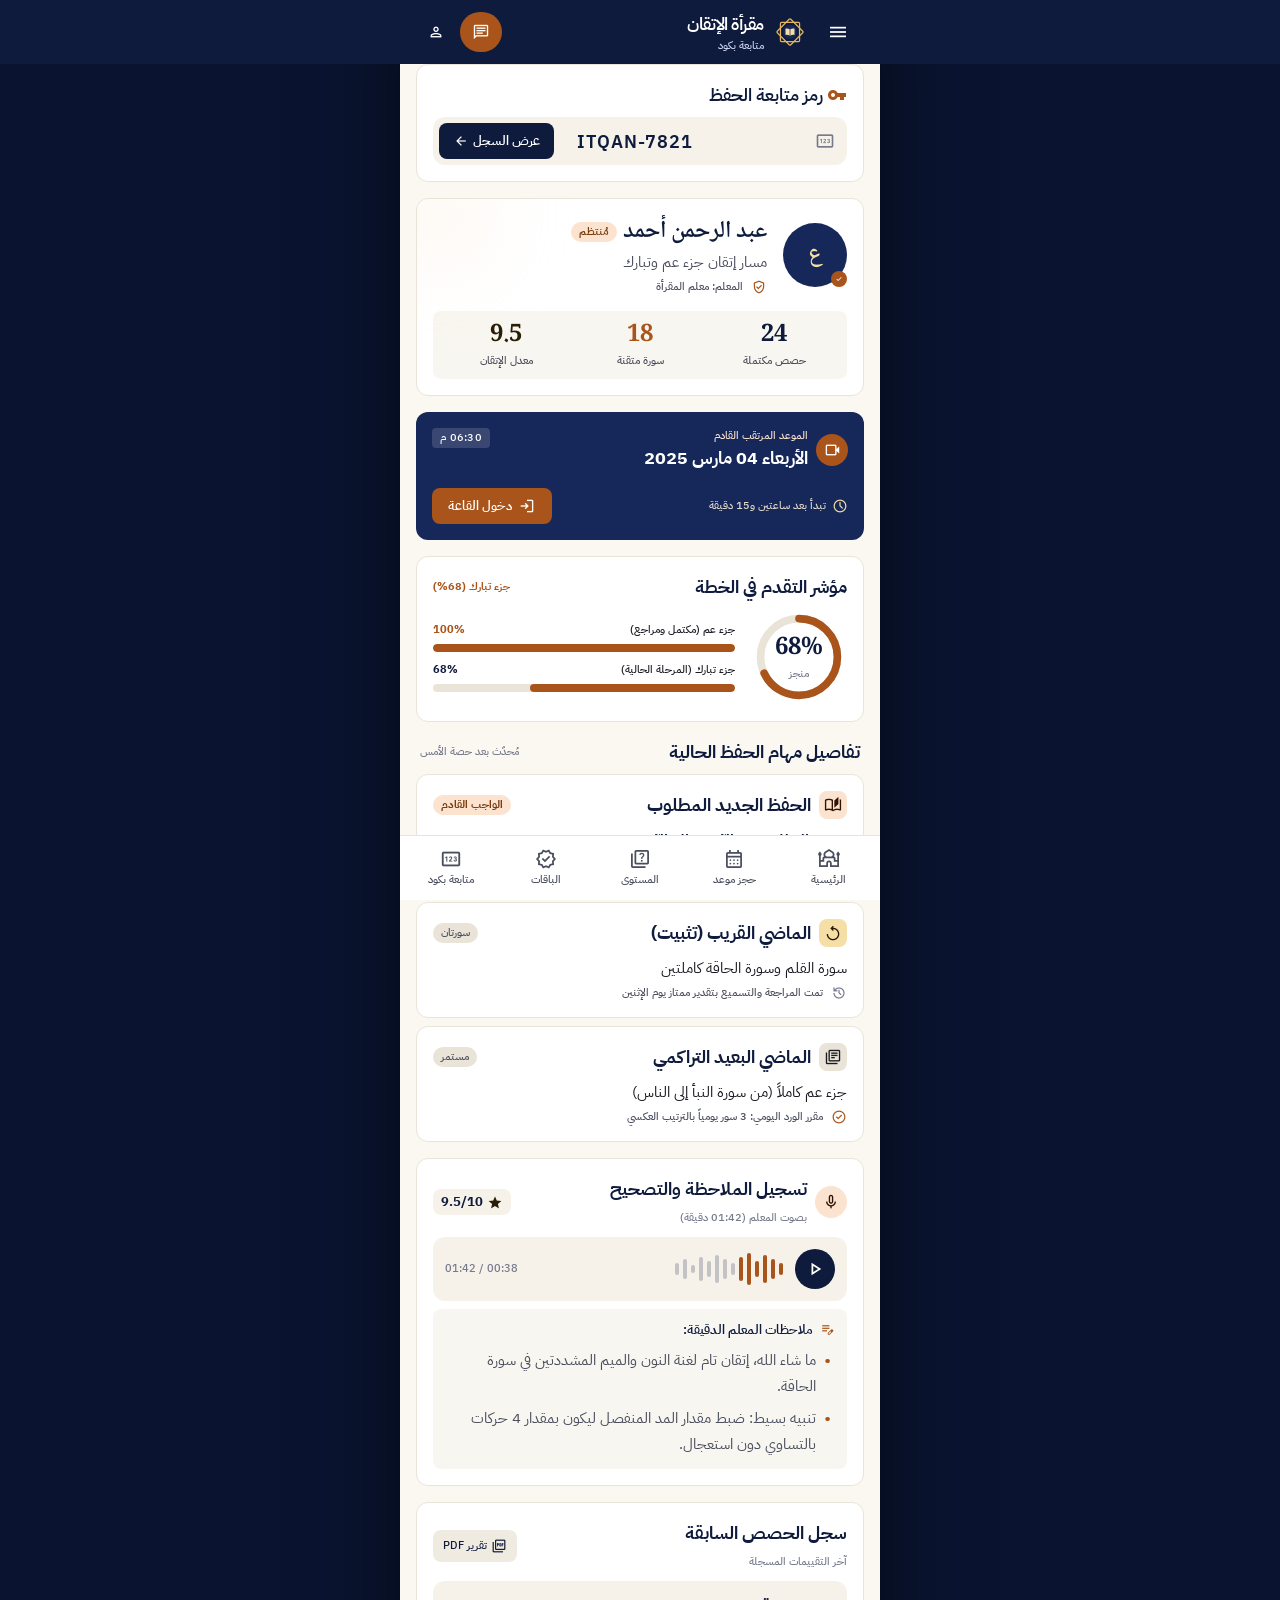
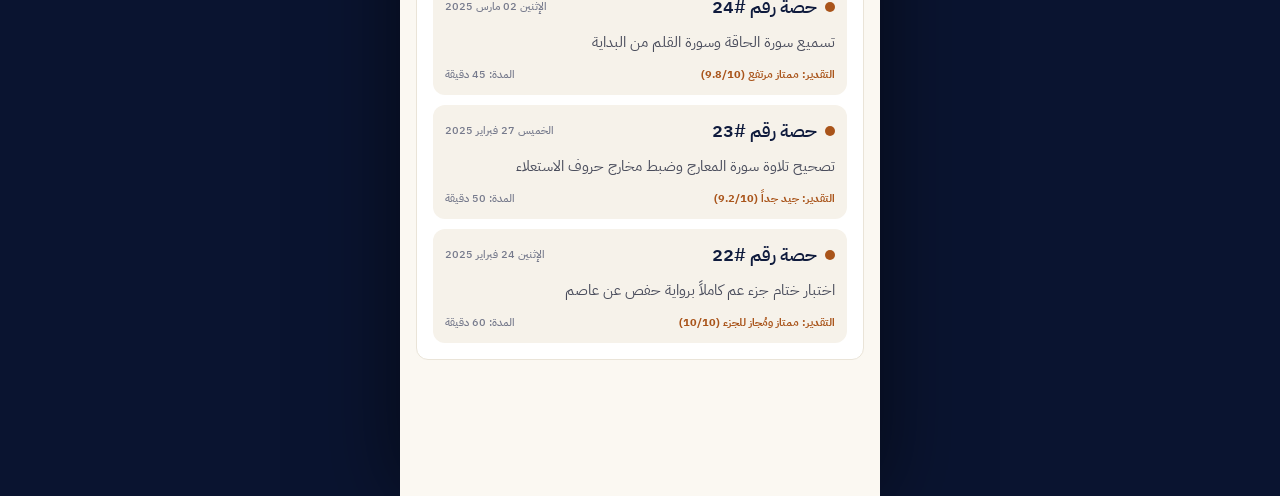
<file: student.html>
<!DOCTYPE html><html dir="rtl" lang="ar"><head><meta charset="utf-8"><link rel="icon" type="image/svg+xml" href="assets/img/logo.svg"><meta name="color-scheme" content="light"><meta content="width=device-width, initial-scale=1.0, maximum-scale=1.0, user-scalable=no, viewport-fit=cover" name="viewport"><meta content="mobile_tab" name="shell-type"><link href="https://fonts.googleapis.com/css2?family=Material+Symbols+Outlined:opsz,wght,FILL,GRAD@20..48,100..700,0..1,-50..200" rel="stylesheet"><link href="https://fonts.googleapis.com/css2?family=IBM+Plex+Sans+Arabic:wght@400;500;600;700&amp;family=Noto+Naskh+Arabic:wght@500;600;700&amp;display=swap" rel="stylesheet">
<link href="https://fonts.googleapis.com/css2?family=Material+Symbols+Outlined:wght,FILL@100..700,0..1&amp;display=swap" rel="stylesheet"><style>@layer base{html,body{width:100vw;margin:0;padding:0;background-color:#FBF8F2;}body{overscroll-behavior:none;-webkit-tap-highlight-color:transparent;}.pb-safe{padding-bottom:env(safe-area-inset-bottom,0px);}.pt-safe{padding-top:env(safe-area-inset-top,0px);}main>:first-child{margin-top:0!important;}main>:last-child{margin-bottom:0!important;}}::-webkit-scrollbar{display:none;}</style><link href="assets/tailwind.css" rel="stylesheet"/><link rel="stylesheet" href="assets/theme.css"></head><body class="bg-surface font-body-md text-body-md text-on-surface flex flex-col min-h-screen selection:bg-secondary-fixed"><header class="fixed top-0 inset-x-0 z-50 bg-surface/85 backdrop-blur-xl pt-safe shadow-[0_4px_20px_rgba(15,27,61,0.03)]"><div class="h-16 px-gutter flex items-center justify-between gap-space-sm"><div class="flex items-center gap-space-sm min-w-0"><button onclick="document.getElementById('topMenu').classList.toggle('hidden')" aria-label="القائمة الرئيسية" class="w-11 h-11 flex items-center justify-center rounded-xl bg-surface-container-low text-primary hover:bg-surface-container transition-colors"><span class="material-symbols-outlined text-[22px]">menu</span></button><div class="flex items-center gap-2"><img src="assets/img/logo.svg" alt="" class="w-9 h-9 shrink-0"><div class="flex flex-col leading-tight"><span class="font-title-md text-title-md text-primary tracking-tight truncate">مقرأة الإتقان</span><span class="font-label-sm text-label-sm text-on-surface-variant truncate">متابعة بكود</span></div></div></div><div class="flex items-center gap-space-sm"><a aria-label="احجز مجانا عبر واتساب" class="flex items-center gap-1.5 h-10 px-3 rounded-full bg-secondary text-on-secondary font-label-md text-label-md shadow-[0_4px_12px_rgba(169,84,26,0.2)] hover:bg-primary-container transition-colors" href="https://wa.me/201287654219" rel="noopener" target="_blank"><span class="material-symbols-outlined text-[18px]">chat</span><span class="hidden xs:inline">احجز مجاناً</span></a><div class="w-8 h-8 rounded-full bg-primary flex items-center justify-center"><span class="material-symbols-outlined text-on-primary text-[18px]">person</span></div></div></div><div id="topMenu" class="hidden"><div class="px-gutter py-2 flex flex-col text-[15px] font-bold text-primary bg-surface border-t border-surface-container"><a class="py-2 border-b border-surface-container" href="index.html">الرئيسية</a><a class="py-2 border-b border-surface-container" href="booking.html">احجز موعد تجريبي</a><a class="py-2 border-b border-surface-container" href="level-test.html">اختبار المستوى</a><a class="py-2 border-b border-surface-container" href="payment.html">الباقات والاشتراكات</a><a class="py-2 border-b border-surface-container text-secondary" href="student.html">متابعة الطالب بالكود</a><a class="py-2" href="library.html">المكتبة الصوتية والمدونة</a></div></div></header><main class="flex flex-col relative w-full pt-16 pb-24 bg-surface min-h-screen"><div class="flex flex-col w-full px-margin pb-space-xl space-y-space-md">
<!-- Code Search Box -->
<section class="w-full bg-surface-container-lowest rounded-xl p-space-md shadow-sm">
<div class="flex items-center gap-space-xs mb-space-sm">
<span class="material-symbols-outlined text-secondary text-[20px]" style="font-variation-settings: 'FILL' 1;">vpn_key</span>
<h2 class="font-title-md text-title-md text-primary">رمز متابعة الحفظ</h2>
</div>
<div class="relative flex items-center">
<input class="w-full h-12 pr-11 pl-36 bg-surface-container-low rounded-xl text-primary font-title-md text-title-md tracking-wider placeholder:text-outline/60 focus:outline-none focus:bg-surface-container" dir="ltr" id="studentCodeInput" placeholder="أدخل كود الطالب (مثال: ITQAN-7821)" type="text" value="ITQAN-7821">
<span class="material-symbols-outlined absolute right-3 text-outline text-[20px]">pin</span>
<button class="absolute left-1.5 h-9 px-3.5 bg-primary text-on-primary rounded-lg font-label-md text-label-md flex items-center gap-1 active:scale-95 transition-transform" id="searchCodeBtn">
<span>عرض السجل</span>
<span class="material-symbols-outlined text-[16px]">arrow_back</span>
</button>
</div>
</section>
<!-- Student Identity Banner -->
<section class="w-full bg-surface-container-lowest rounded-xl p-space-md shadow-sm relative overflow-hidden">
<div class="absolute -top-10 -left-10 w-28 h-28 bg-secondary-container/30 rounded-full blur-2xl pointer-events-none"></div>
<div class="flex items-center gap-space-md relative z-10">
<div class="relative flex-shrink-0">
<span class="w-16 h-16 rounded-full bg-primary-container text-tertiary-fixed flex items-center justify-center font-headline-md text-headline-md shadow-sm">ع</span>
<span class="absolute bottom-0 right-0 w-4 h-4 rounded-full bg-secondary flex items-center justify-center text-on-secondary">
<span class="material-symbols-outlined text-[10px]" style="font-variation-settings: 'FILL' 1;">check</span>
</span>
</div>
<div class="flex flex-col min-w-0 flex-1">
<div class="flex items-center gap-1.5">
<h1 class="font-headline-md text-headline-md text-primary truncate">عبد الرحمن أحمد</h1>
<span class="bg-secondary-fixed text-on-secondary-fixed-variant px-2 py-0.5 rounded-full font-label-sm text-label-sm font-semibold flex-shrink-0">مُنتظم</span>
</div>
<p class="font-body-md text-body-md text-on-surface-variant truncate">مسار إتقان جزء عم وتبارك</p>
<div class="flex items-center gap-2 mt-1 text-primary">
<span class="material-symbols-outlined text-[16px] text-secondary">verified_user</span>
<span class="font-label-sm text-label-sm text-on-surface-variant truncate">المعلم: معلم المقرأة</span>
</div>
</div>
</div>
<!-- Quick Micro Stats -->
<div class="grid grid-cols-3 gap-2 mt-space-md pt-space-sm bg-surface-container-low/70 rounded-lg p-2.5 text-center">
<div class="flex flex-col items-center">
<span class="font-headline-md text-headline-md text-primary font-bold">24</span>
<span class="font-label-sm text-label-sm text-on-surface-variant">حصص مكتملة</span>
</div>
<div class="flex flex-col items-center">
<span class="font-headline-md text-headline-md text-secondary font-bold">18</span>
<span class="font-label-sm text-label-sm text-on-surface-variant">سورة متقنة</span>
</div>
<div class="flex flex-col items-center">
<span class="font-headline-md text-headline-md text-tertiary-container font-bold">9.5</span>
<span class="font-label-sm text-label-sm text-on-surface-variant">معدل الإتقان</span>
</div>
</div>
</section>
<!-- Upcoming Session Reminder Card -->
<section class="w-full bg-primary-container text-on-primary rounded-xl p-space-md shadow-md relative overflow-hidden">
<div class="flex items-start justify-between gap-space-sm mb-space-sm">
<div class="flex items-center gap-2">
<span class="w-8 h-8 rounded-full bg-secondary flex items-center justify-center text-on-secondary">
<span class="material-symbols-outlined text-[18px]">videocam</span>
</span>
<div>
<span class="font-label-sm text-label-sm text-secondary-fixed block">الموعد المرتقب القادم</span>
<h3 class="font-title-md text-title-md text-white font-bold">الأربعاء 04 مارس 2025</h3>
</div>
</div>
<span class="bg-surface/15 text-white px-2 py-0.5 rounded font-label-sm text-label-sm tracking-wide">06:30 م</span>
</div>
<div class="flex items-center justify-between pt-2">
<div class="flex items-center gap-1.5 text-surface-variant">
<span class="material-symbols-outlined text-[16px] text-tertiary-fixed">schedule</span>
<span class="font-label-sm text-label-sm">تبدأ بعد ساعتين و15 دقيقة</span>
</div>
<a class="h-9 px-4 bg-secondary text-on-secondary rounded-lg font-label-md text-label-md flex items-center gap-1.5 active:scale-95 transition-transform shadow-sm" href="https://zoom.us" target="_blank">
<span class="material-symbols-outlined text-[18px]">login</span>
<span>دخول القاعة</span>
</a>
</div>
</section>
<!-- Progress Ring & Mastery Overview -->
<section class="w-full bg-surface-container-lowest rounded-xl p-space-md shadow-sm">
<div class="flex items-center justify-between mb-space-sm">
<h3 class="font-title-md text-title-md text-primary font-bold">مؤشر التقدم في الخطة</h3>
<span class="font-label-sm text-label-sm text-secondary font-bold">جزء تبارك (68%)</span>
</div>
<div class="flex items-center gap-space-md">
<!-- Circular Progress Ring SVG -->
<div class="relative w-24 h-24 flex-shrink-0 flex items-center justify-center">
<svg class="w-24 h-24 -rotate-90 transform" viewBox="0 0 100 100">
<circle class="text-surface-container-high" cx="50" cy="50" fill="transparent" r="40" stroke="currentColor" stroke-width="8"></circle>
<circle class="text-secondary" cx="50" cy="50" fill="transparent" r="40" stroke="currentColor" stroke-dasharray="251.2" stroke-dashoffset="80.38" stroke-linecap="round" stroke-width="8"></circle>
</svg>
<div class="absolute flex flex-col items-center justify-center">
<span class="font-headline-md text-headline-md text-primary font-bold">68%</span>
<span class="font-label-sm text-label-sm text-outline">منجز</span>
</div>
</div>
<div class="flex flex-col justify-center space-y-1.5 flex-1 min-w-0">
<div class="flex items-center justify-between text-body-md">
<span class="font-label-sm text-label-sm text-on-surface truncate">جزء عم (مكتمل ومراجع)</span>
<span class="font-label-sm text-label-sm text-secondary font-bold">100%</span>
</div>
<div class="w-full h-2 bg-surface-container-high rounded-full overflow-hidden">
<div class="h-full bg-secondary rounded-full" style="width: 100%;"></div>
</div>
<div class="flex items-center justify-between text-body-md pt-1">
<span class="font-label-sm text-label-sm text-on-surface truncate">جزء تبارك (المرحلة الحالية)</span>
<span class="font-label-sm text-label-sm text-primary font-bold">68%</span>
</div>
<div class="w-full h-2 bg-surface-container-high rounded-full overflow-hidden">
<div class="h-full bg-secondary rounded-full" style="width: 68%;"></div>
</div>
</div>
</div>
</section>
<!-- Memorization Divisions: 3 Mobile-Optimized Blocks -->
<section class="space-y-space-sm">
<div class="flex items-center justify-between px-1">
<h3 class="font-title-md text-title-md text-primary font-bold">تفاصيل مهام الحفظ الحالية</h3>
<span class="font-label-sm text-label-sm text-outline">مُحدّث بعد حصة الأمس</span>
</div>
<!-- 1. New Memorization -->
<div class="bg-surface-container-lowest rounded-xl p-space-md shadow-sm">
<div class="flex items-center justify-between mb-2">
<div class="flex items-center gap-2">
<span class="w-7 h-7 rounded-lg bg-secondary-fixed text-on-secondary-fixed flex items-center justify-center">
<span class="material-symbols-outlined text-[18px]">auto_stories</span>
</span>
<span class="font-title-md text-title-md text-primary font-bold">الحفظ الجديد المطلوب</span>
</div>
<span class="font-label-sm text-label-sm bg-secondary-container text-on-secondary-container px-2 py-0.5 rounded-full font-bold">الواجب القادم</span>
</div>
<p class="font-body-lg text-body-lg text-primary font-semibold mb-1">سورة الملك: من الآية 1 إلى الآية 15</p>
<div class="flex items-center gap-2 text-on-surface-variant font-label-sm text-label-sm">
<span class="material-symbols-outlined text-[16px] text-secondary">record_voice_over</span>
<span>التركيز على تفخيم الراء وقلقلة القاف والطاء</span>
</div>
</div>
<!-- 2. Recent Revision -->
<div class="bg-surface-container-lowest rounded-xl p-space-md shadow-sm">
<div class="flex items-center justify-between mb-2">
<div class="flex items-center gap-2">
<span class="w-7 h-7 rounded-lg bg-tertiary-fixed text-on-tertiary-fixed flex items-center justify-center">
<span class="material-symbols-outlined text-[18px]">replay</span>
</span>
<span class="font-title-md text-title-md text-primary font-bold">الماضي القريب (تثبيت)</span>
</div>
<span class="font-label-sm text-label-sm bg-surface-container-high text-on-surface-variant px-2 py-0.5 rounded-full font-medium">سورتان</span>
</div>
<p class="font-body-md text-body-md text-on-surface mb-1">سورة القلم وسورة الحاقة كاملتين</p>
<div class="flex items-center gap-2 text-on-surface-variant font-label-sm text-label-sm">
<span class="material-symbols-outlined text-[16px] text-outline">history</span>
<span>تمت المراجعة والتسميع بتقدير ممتاز يوم الإثنين</span>
</div>
</div>
<!-- 3. Distant Cumulative Revision -->
<div class="bg-surface-container-lowest rounded-xl p-space-md shadow-sm">
<div class="flex items-center justify-between mb-2">
<div class="flex items-center gap-2">
<span class="w-7 h-7 rounded-lg bg-surface-container-high text-on-surface flex items-center justify-center">
<span class="material-symbols-outlined text-[18px]">library_books</span>
</span>
<span class="font-title-md text-title-md text-primary font-bold">الماضي البعيد التراكمي</span>
</div>
<span class="font-label-sm text-label-sm bg-surface-container-high text-on-surface-variant px-2 py-0.5 rounded-full font-medium">مستمر</span>
</div>
<p class="font-body-md text-body-md text-on-surface mb-1">جزء عم كاملاً (من سورة النبأ إلى الناس)</p>
<div class="flex items-center gap-2 text-on-surface-variant font-label-sm text-label-sm">
<span class="material-symbols-outlined text-[16px] text-secondary">check_circle</span>
<span>مقرر الورد اليومي: 3 سور يومياً بالترتيب العكسي</span>
</div>
</div>
</section>
<!-- Audio Recitation Feedback & Teacher Note -->
<section class="w-full bg-surface-container-lowest rounded-xl p-space-md shadow-sm space-y-space-sm">
<div class="flex items-center justify-between">
<div class="flex items-center gap-2">
<span class="w-8 h-8 rounded-full bg-secondary-fixed text-on-secondary-fixed flex items-center justify-center">
<span class="material-symbols-outlined text-[18px]">mic</span>
</span>
<div>
<h3 class="font-title-md text-title-md text-primary font-bold">تسجيل الملاحظة والتصحيح</h3>
<span class="font-label-sm text-label-sm text-outline">بصوت المعلم (01:42 دقيقة)</span>
</div>
</div>
<div class="flex items-center gap-1 bg-surface-container-low px-2 py-1 rounded-lg">
<span class="material-symbols-outlined text-tertiary-container text-[16px]" style="font-variation-settings: 'FILL' 1;">star</span>
<span class="font-label-md text-label-md text-primary font-bold">9.5/10</span>
</div>
</div>
<!-- Audio Player Strip -->
<div class="bg-surface-container-low rounded-xl p-3 flex items-center gap-3">
<button class="w-10 h-10 rounded-full bg-primary text-on-primary flex items-center justify-center flex-shrink-0 active:scale-90 transition-transform shadow-sm" id="audioPlayToggle">
<span class="material-symbols-outlined text-[22px]" id="playIcon">play_arrow</span>
</button>
<!-- Simulated Dynamic Waveform Bars -->
<div class="flex items-center gap-1 flex-1 h-8 overflow-hidden">
<span class="w-1 h-3 bg-secondary rounded-full"></span>
<span class="w-1 h-5 bg-secondary rounded-full"></span>
<span class="w-1 h-7 bg-secondary rounded-full"></span>
<span class="w-1 h-4 bg-secondary rounded-full"></span>
<span class="w-1 h-8 bg-secondary rounded-full"></span>
<span class="w-1 h-6 bg-secondary rounded-full"></span>
<span class="w-1 h-3 bg-outline/40 rounded-full"></span>
<span class="w-1 h-5 bg-outline/40 rounded-full"></span>
<span class="w-1 h-7 bg-outline/40 rounded-full"></span>
<span class="w-1 h-4 bg-outline/40 rounded-full"></span>
<span class="w-1 h-6 bg-outline/40 rounded-full"></span>
<span class="w-1 h-2 bg-outline/40 rounded-full"></span>
<span class="w-1 h-5 bg-outline/40 rounded-full"></span>
<span class="w-1 h-3 bg-outline/40 rounded-full"></span>
</div>
<span class="font-label-sm text-label-sm text-outline tabular-nums">00:38 / 01:42</span>
</div>
<!-- Written Tajweed Correction Details -->
<div class="bg-surface-container-low/70 rounded-lg p-3 space-y-2">
<div class="flex items-center gap-1.5 text-primary font-label-md text-label-md">
<span class="material-symbols-outlined text-[16px] text-secondary">edit_note</span>
<span>ملاحظات المعلم الدقيقة:</span>
</div>
<ul class="space-y-1.5 font-body-md text-body-md text-on-surface-variant pr-1">
<li class="flex items-start gap-2">
<span class="text-secondary text-[18px] leading-none mt-1">•</span>
<span>ما شاء الله، إتقان تام لغنة النون والميم المشددتين في سورة الحاقة.</span>
</li>
<li class="flex items-start gap-2">
<span class="text-secondary text-[18px] leading-none mt-1">•</span>
<span>تنبيه بسيط: ضبط مقدار المد المنفصل ليكون بمقدار 4 حركات بالتساوي دون استعجال.</span>
</li>
</ul>
</div>
</section>
<!-- Previous Sessions History Log -->
<section class="w-full bg-surface-container-lowest rounded-xl p-space-md shadow-sm space-y-space-sm">
<div class="flex items-center justify-between">
<div>
<h3 class="font-title-md text-title-md text-primary font-bold">سجل الحصص السابقة</h3>
<span class="font-label-sm text-label-sm text-outline">آخر التقييمات المسجلة</span>
</div>
<button class="flex items-center gap-1 h-8 px-2.5 bg-surface-container text-primary rounded-lg font-label-sm text-label-sm hover:bg-surface-container-high transition-colors" id="downloadReportBtn">
<span class="material-symbols-outlined text-[16px]">picture_as_pdf</span>
<span>تقرير PDF</span>
</button>
</div>
<!-- Session Log Cards List -->
<div class="space-y-2.5">
<!-- Session Item 1 -->
<div class="p-3 rounded-xl bg-surface-container-low flex flex-col space-y-2">
<div class="flex items-center justify-between">
<div class="flex items-center gap-2">
<span class="w-2.5 h-2.5 rounded-full bg-secondary"></span>
<span class="font-title-md text-title-md text-primary font-semibold">حصة رقم #24</span>
</div>
<span class="font-label-sm text-label-sm text-outline">الإثنين 02 مارس 2025</span>
</div>
<p class="font-body-md text-body-md text-on-surface-variant">تسميع سورة الحاقة وسورة القلم من البداية</p>
<div class="flex items-center justify-between pt-1 font-label-sm text-label-sm">
<span class="text-secondary font-bold">التقدير: ممتاز مرتفع (9.8/10)</span>
<span class="text-outline">المدة: 45 دقيقة</span>
</div>
</div>
<!-- Session Item 2 -->
<div class="p-3 rounded-xl bg-surface-container-low flex flex-col space-y-2">
<div class="flex items-center justify-between">
<div class="flex items-center gap-2">
<span class="w-2.5 h-2.5 rounded-full bg-secondary"></span>
<span class="font-title-md text-title-md text-primary font-semibold">حصة رقم #23</span>
</div>
<span class="font-label-sm text-label-sm text-outline">الخميس 27 فبراير 2025</span>
</div>
<p class="font-body-md text-body-md text-on-surface-variant">تصحيح تلاوة سورة المعارج وضبط مخارج حروف الاستعلاء</p>
<div class="flex items-center justify-between pt-1 font-label-sm text-label-sm">
<span class="text-secondary font-bold">التقدير: جيد جداً (9.2/10)</span>
<span class="text-outline">المدة: 50 دقيقة</span>
</div>
</div>
<!-- Session Item 3 -->
<div class="p-3 rounded-xl bg-surface-container-low flex flex-col space-y-2">
<div class="flex items-center justify-between">
<div class="flex items-center gap-2">
<span class="w-2.5 h-2.5 rounded-full bg-secondary"></span>
<span class="font-title-md text-title-md text-primary font-semibold">حصة رقم #22</span>
</div>
<span class="font-label-sm text-label-sm text-outline">الإثنين 24 فبراير 2025</span>
</div>
<p class="font-body-md text-body-md text-on-surface-variant">اختبار ختام جزء عم كاملاً برواية حفص عن عاصم</p>
<div class="flex items-center justify-between pt-1 font-label-sm text-label-sm">
<span class="text-secondary font-bold">التقدير: ممتاز ومُجاز للجزء (10/10)</span>
<span class="text-outline">المدة: 60 دقيقة</span>
</div>
</div>
</div>
</section>
</div>
<script>
  (function() {
    const playBtn = document.getElementById('audioPlayToggle');
    const playIcon = document.getElementById('playIcon');
    let isPlaying = false;

    if (playBtn && playIcon) {
      playBtn.addEventListener('click', function() {
        isPlaying = !isPlaying;
        if (isPlaying) {
          playIcon.textContent = 'pause';
          playBtn.classList.replace('bg-primary', 'bg-secondary');
        } else {
          playIcon.textContent = 'play_arrow';
          playBtn.classList.replace('bg-secondary', 'bg-primary');
        }
      });
    }

    const searchBtn = document.getElementById('searchCodeBtn');
    const input = document.getElementById('studentCodeInput');
    if (searchBtn && input) {
      searchBtn.addEventListener('click', function() {
        searchBtn.classList.add('scale-95');
        setTimeout(() => searchBtn.classList.remove('scale-95'), 150);
      });
    }

    const reportBtn = document.getElementById('downloadReportBtn');
    if (reportBtn) {
      reportBtn.addEventListener('click', function() {
        const originalText = reportBtn.innerHTML;
        reportBtn.innerHTML = '<span class="material-symbols-outlined text-[16px] animate-spin">refresh</span><span>جاري التحميل...</span>';
        setTimeout(() => {
          reportBtn.innerHTML = originalText;
        }, 1200);
      });
    }
  })();
</script></main><nav class="fixed bottom-0 inset-x-0 z-50 pb-safe bg-surface/90 backdrop-blur-xl shadow-[0_-4px_20px_rgba(15,27,61,0.05)]" data-active-classes="text-secondary font-bold"><div class="flex justify-around items-center h-16 px-space-xs"><a class="flex flex-col items-center justify-center w-14 h-14 text-on-surface-variant transition-colors group" data-path="al-raisiya" href="index.html"><span class="material-symbols-outlined text-[22px] mb-0.5">mosque</span><span class="font-label-sm text-label-sm">الرئيسية</span></a><a class="flex flex-col items-center justify-center w-14 h-14 text-on-surface-variant transition-colors group" data-path="hajz-maw-id" href="booking.html"><span class="material-symbols-outlined text-[22px] mb-0.5">calendar_month</span><span class="font-label-sm text-label-sm">حجز موعد</span></a><a class="flex flex-col items-center justify-center w-14 h-14 text-on-surface-variant transition-colors group" data-path="ikhtibar-al-mustawa" href="level-test.html"><span class="material-symbols-outlined text-[22px] mb-0.5">quiz</span><span class="font-label-sm text-label-sm">المستوى</span></a><a class="flex flex-col items-center justify-center w-14 h-14 text-on-surface-variant transition-colors group" data-path="baqat-al-as-ar" href="payment.html"><span class="material-symbols-outlined text-[22px] mb-0.5">verified</span><span class="font-label-sm text-label-sm">الباقات</span></a><a class="flex flex-col items-center justify-center w-14 h-14 text-on-surface-variant transition-colors group" data-path="mutaba-a-bikud" href="student.html"><span class="material-symbols-outlined text-[22px] mb-0.5">pin</span><span class="font-label-sm text-label-sm">متابعة بكود</span></a></div></nav><script>
(function(){
  try{
    var K='itqan_students_v1',store={};
    try{store=JSON.parse(localStorage.getItem(K)||'{}')}catch(e){store={}}
    if(!store['ITQAN-7821']){store['ITQAN-7821']={name:'عبد الرحمن أحمد',prog:'مسار إتقان جزء عم وتبارك',pct:68,at:Date.now()};try{localStorage.setItem(K,JSON.stringify(store))}catch(e){}}
  }catch(e){}
  function toast(m,ok){
    var d=document.createElement('div');
    d.style.cssText='position:fixed;bottom:90px;right:16px;left:16px;z-index:9999;text-align:center;padding:12px;border-radius:12px;font-weight:bold;font-size:14px;background:'+(ok?'#A9541A':'#93000a')+';color:#fff';
    d.textContent=m;document.body.appendChild(d);setTimeout(function(){d.remove()},2200);
  }
  var btn=document.getElementById('searchCodeBtn'),inp=document.getElementById('studentCodeInput');
  if(btn&&inp){
    var q=new URLSearchParams(location.search).get('code');
    if(q){inp.value=q;setTimeout(function(){btn.click()},300)}
    btn.addEventListener('click',function(){
      var c=inp.value.trim().toUpperCase();
      var s={};try{s=JSON.parse(localStorage.getItem('itqan_students_v1')||'{}')}catch(e){}
      if(s[c]){toast('تم العثور على سجل الطالب: '+s[c].name,true)}
      else{toast('الكود غير صحيح. يرجى مراجعة الشيخ',false)}
    });
  }
})();
</script>
<style>@media (min-width:560px){body{background:#0A1430!important}main{max-width:480px!important;margin-inline:auto!important;box-shadow:0 0 80px rgba(0,0,0,.55);min-height:100vh}header>div{max-width:480px!important;margin-inline:auto!important}nav.fixed.bottom-0{left:50%!important;right:auto!important;transform:translateX(-50%);width:100%;max-width:480px}}</style>
</body></html>
</file>
<file: assets/theme.css>
/* Shared look for all pages: calm and flat. Navy header, copper for the main action, plenty of space. */

/* Header */
header.fixed{background:#0F1B3D!important;box-shadow:none!important}
header.fixed>div:first-child .text-primary{color:#fff!important}
header.fixed>div:first-child .text-on-surface-variant{color:#C9D2EE!important}
header.fixed>div:first-child button.bg-surface-container-low{background:transparent!important;color:#fff!important}
header.fixed>div:first-child a.bg-secondary{box-shadow:none!important}

/* Flat surfaces: no drop shadows, a hairline border on white cards instead */
main [class*="shadow"]{box-shadow:none!important}
main .bg-surface-container-lowest.rounded-xl{border:1px solid #EAE4D8}

/* Bottom navigation */
nav.fixed.bottom-0{background:#fff!important;box-shadow:none!important;border-top:1px solid #EAE4D8}
</file>
